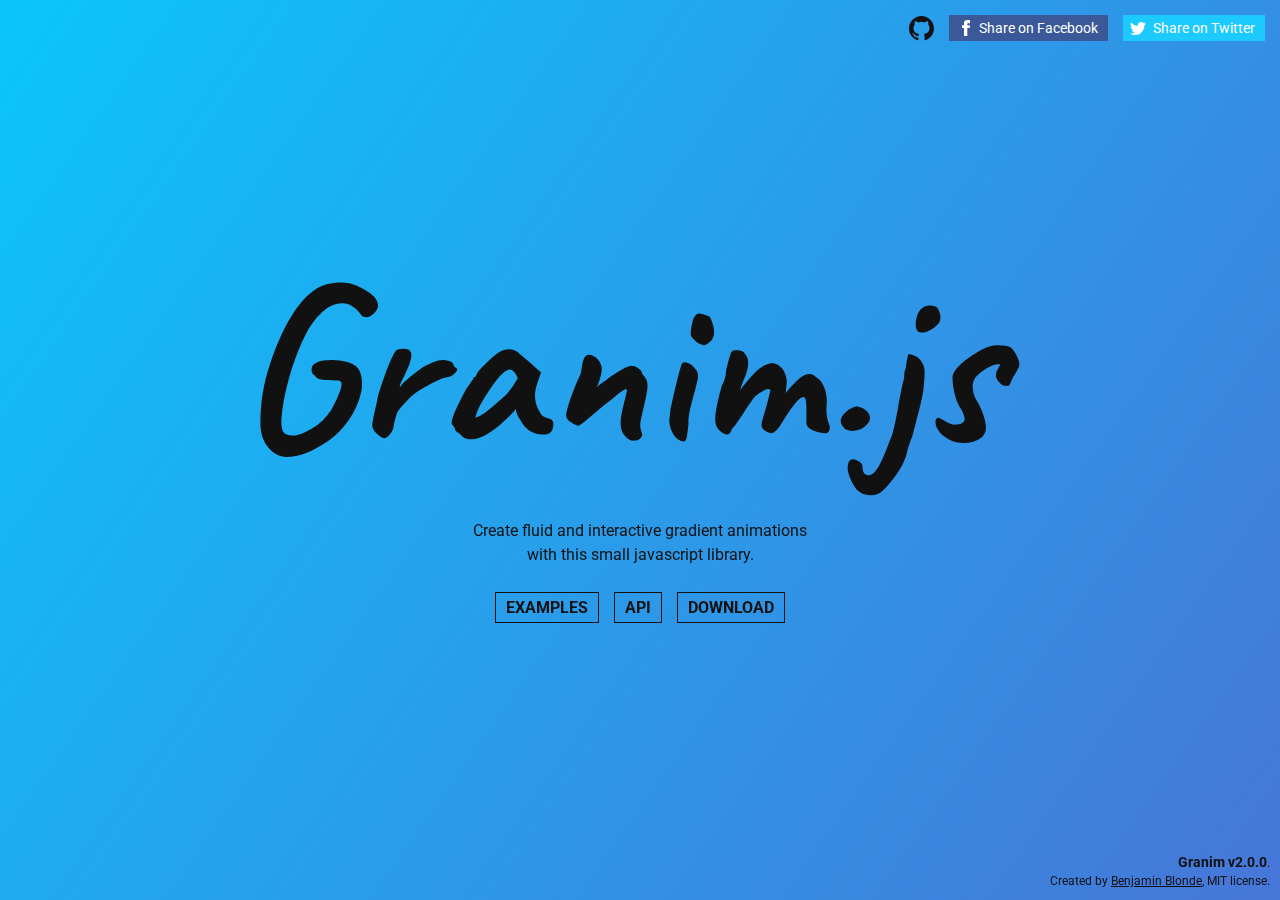
<file: project/granim.js-2.0.0/granim.js-2.0.0/docs/index.html>
<!DOCTYPE html><html lang="en"><head><title>Granim.js - Gradient Animations</title><meta name="description" content="Create fluid and interactive gradient animations with this small javascript library."><meta charset="UTF-8"><meta name="viewport" content="user-scalable=no, width=device-width, initial-scale=1, maximum-scale=1"><link type="text/css" rel="stylesheet" href="assets/css/style.css"><link type="text/css" rel="stylesheet" href="https://fonts.googleapis.com/css?family=Roboto:400,400italic,700"><link rel="icon" href="favicon.ico" type="image/x-icon"><!-- Facebook Metas--><meta property="og:url" content="http://sarcadass.github.io/granim.js"><meta property="og:type" content="website"><meta property="og:title" content="Granim.js"><meta property="og:description" content="Create fluid and interactive gradients animations with this small (&lt; 17kB) .js library"><meta property="og:image" content="http://sarcadass.github.io/granim.js/assets/img/social-image.png"><!-- Twitter Metas--><meta property="twitter:card" content="summary_large_image"><meta property="twitter:creator" content="@Sarcadass"><meta property="twitter:title" content="Granim.js"><meta property="twitter:description" content="Create fluid and interactive gradients animations with this small (&lt; 17kB) .js library"><meta property="twitter:image" content="http://sarcadass.github.io/granim.js/assets/img/social-image.png"><meta property="twitter:image:width" content="1200"><meta property="twitter:image:height" content="630"></head><body class="home"><div id="canvas-wrapper"><canvas id="granim-canvas"></canvas><div class="content-wrapper"><div class="description-wrapper"><h1 class="title" title="granim.js"><svg xmlns="http://www.w3.org/2000/svg" viewBox="0 0 396.3 113.8">
<g>
<path d="M62.977,14.366c0,1.281-0.72,2.58-2.16,3.9c-1.44,1.32-2.741,1.98-3.9,1.98c-1.161,0-1.941-0.24-2.34-0.72
c-2.96-4.32-6.281-6.48-9.96-6.48c-3.681,0-7.2,1.56-10.56,4.68c-3.36,3.12-6.24,7.041-8.64,11.76c-2.4,4.721-4.521,9.92-6.36,15.6
c-3.44,10.481-5.441,20.082-6,28.801c0,2.561,0.36,4.439,1.08,5.64c0.72,1.2,2.299,1.8,4.74,1.8c2.439,0,5.719-1.18,9.84-3.54
c4.119-2.358,7.54-5.659,10.26-9.899c3.439-6.48,5.16-10.84,5.16-13.08c0-1.279-0.6-1.92-1.8-1.92c-4.001,0-6.881-0.16-8.64-0.48
c-1.761-0.318-2.921-1.08-3.48-2.279c-1.041-0.319-1.56-1.279-1.56-2.881c0-3.279,3.6-4.92,10.8-4.92
c5.04,0.161,8.838,1.041,11.4,2.641c2.559,1.601,3.84,4.841,3.84,9.72c0,1.44-0.12,2.76-0.36,3.96
c-1.2,5.279-3.36,10.14-6.48,14.58c-3.12,4.439-6.6,8.021-10.44,10.74c-8.082,5.598-15.321,8.398-21.72,8.398
c-3.521,0-6.641-1.619-9.36-4.859c-2.721-3.24-4.08-7.5-4.08-12.779c0-10.561,1.639-20.6,4.92-30.12
c6.799-20.16,14.799-33.16,24-39c3.439-2.16,7.639-3.24,12.6-3.24c1.279,0,2.76,0.12,4.44,0.36c3.36,0.881,6.66,2.4,9.9,4.56
C61.357,9.446,62.977,11.807,62.977,14.366z"/>
    <path d="M75.815,36.566c1.759,0,2.959,0.32,3.601,0.96c1.759,1.521,0.519,6.401-3.721,14.64c-1.361,2.721-1.8,4.08-1.319,4.08
    c0.879-1.519,3.019-3.6,6.42-6.24c3.399-2.64,5.538-4.179,6.42-4.619c0.879-0.439,1.818-0.859,2.82-1.26
c0.999-0.4,1.578-0.641,1.739-0.721c1.759-0.879,3.76-1.219,6-1.02c2.239,0.2,3.601,0.899,4.08,2.1c0,0.801,0.48,1.439,1.44,1.92
l0.6,0.721c0,0.641-0.561,1.46-1.68,2.459c-1.121,1.002-2.28,1.541-3.48,1.62c-1.199,0.081-2.621,0.501-4.26,1.261
c-1.641,0.761-3.221,1.56-4.74,2.399c-1.521,0.84-2.66,1.481-3.42,1.92c-0.761,0.44-1.74,1.021-2.939,1.74
c-2.241,1.521-4.241,3.32-6,5.399c-2.16,2.16-3.401,3.561-3.721,4.201c-0.561,0.561-1.14,2.021-1.74,4.379
c-0.6,2.361-0.9,3.822-0.9,4.381c-0.321,1.28-0.92,2.501-1.8,3.66c-0.881,1.16-1.74,1.859-2.58,2.1s-1.941-0.24-3.3-1.44
c-2.48-1.839-3.581-3.819-3.3-5.94c0.279-2.118,1.099-6.06,2.46-11.819c0.24-2.16,1.5-6.42,3.78-12.78
c2.28-6.359,4.179-10.659,5.7-12.9C72.774,36.968,74.054,36.566,75.815,36.566z"/>
    <path d="M102.815,78.566c0-0.721-0.521-1.72-1.561-3c-1.199-1.2,1.279-7.439,7.44-18.721c0.479-0.479,1.099-1.319,1.86-2.52
    c0.759-1.199,1.26-1.879,1.5-2.04c0-0.318,0.119-0.618,0.359-0.899c0.24-0.279,0.52-0.42,0.84-0.42l0.96-1.92
c0.319-0.721,1.879-2.439,4.681-5.16c2.799-2.719,5.04-4.6,6.72-5.641c1.68-1.039,3.399-1.519,5.16-1.439
c1.759,0.08,3.279,0.641,4.56,1.68c0.16,0.24,0.679,0.681,1.561,1.32c1.519,1.199,4.92,4.16,10.2,8.88l-2.04,6
c-1.842,5.28-1.361,10.16,1.439,14.64c0.799,1.68,2.16,2.682,4.08,3c1.92,0.32,2.88,1.2,2.88,2.641c0,3.281-1.08,5.16-3.24,5.64
c-6.239,0.881-10.92-1.681-14.04-7.681c-1.121-1.518-1.841-3.279-2.159-5.279c-0.561,0.801-1.481,1.841-2.761,3.119
c-10.88,11.041-19.121,14.761-24.72,11.16c-0.24-0.479-0.921-1.119-2.04-1.92C103.374,79.207,102.815,78.728,102.815,78.566z
    M131.015,47.246c-2.961,0-7.842,5.721-14.641,17.16c-1.2,1.92-2.279,4.439-3.239,7.561c1.278,0.16,3.759-1.279,7.439-4.32
c0.72-0.64,1.699-1.479,2.94-2.52c1.239-1.039,2.139-1.801,2.699-2.281c0.56-0.479,1.279-1.119,2.16-1.92
c1.519-1.518,2.88-3.158,4.08-4.92l2.641-4.319C133.734,48.728,132.375,47.246,131.015,47.246z"/>
    <path d="M190.415,46.286l3-0.96c1.2,0,2.46,0.42,3.779,1.26c1.32,0.84,1.98,1.701,1.98,2.58c0,0.24,0.24,0.561,0.72,0.961
    c1.44,1.52,2.16,3.281,2.16,5.279c0,2-0.62,5.58-1.86,10.74c-1.241,5.16-1.88,8.34-1.92,9.54c-0.041,1.2,0.12,2.28,0.48,3.239
c0.36,0.961,0.54,1.662,0.54,2.101c0,0.44-0.36,1.04-1.08,1.8c-0.72,0.762-1.86,1.141-3.42,1.141c-1.561,0-3.061-0.859-4.5-2.58
c-1.44-1.72-2.16-3.88-2.16-6.48c0-2.599,0.88-7.18,2.64-13.74c0.079-0.479,0.16-0.9,0.24-1.26c0.079-0.359,0.139-0.639,0.18-0.84
c0.04-0.199,0.079-0.379,0.12-0.54c0.04-0.159,0.061-0.379,0.061-0.66c0-0.279-0.161-0.42-0.48-0.42c-0.32,0-0.821,0.2-1.5,0.601
c-0.681,0.4-1.319,0.84-1.92,1.319c-0.6,0.479-1.439,1.181-2.52,2.101s-2.021,1.66-2.82,2.22c-0.801,0.561-2.48,1.92-5.04,4.079
c-6.561,5.682-10.14,8.521-10.74,8.521c-0.6,0-1.8-0.559-3.6-1.68c-1.8-1.12-2.7-2.341-2.7-3.66s0.72-4.14,2.16-8.46
s3.159-8.56,5.16-12.721c0.24-0.479,0.52-1.959,0.84-4.439c0.64-3.84,1.8-5.76,3.479-5.76c1.681,0,3.22,0.801,4.62,2.4
c1.399,1.601,2.101,3.221,2.101,4.859c0,1.641-0.381,3.561-1.141,5.76c-0.761,2.201-1.301,3.501-1.619,3.9
c0.159-0.078,0.398-0.279,0.72-0.6c0.799-0.799,2.079-1.76,3.84-2.881c2.479-1.839,4.56-3.279,6.24-4.319L190.415,46.286z"/>
    <path d="M219.575,44.727c0.479-1.2,1.56-1.5,3.239-0.9c1.681,0.6,3.12,1.82,4.32,3.66c0.799,0.881,1.099,2.181,0.9,3.9
    c-0.201,1.721-1.101,5.399-2.7,11.039c-1.602,5.641-2.321,9.822-2.16,12.541c-0.32,3.6-0.642,6.08-0.96,7.439
c-0.32,1.361-0.801,2-1.44,1.92c-1.92,0-3.581-0.999-4.979-3c-1.4-1.998-2.262-4.479-2.58-7.439c0.318-3.04,0.559-5.199,0.72-6.48
C216.734,54.687,218.615,47.127,219.575,44.727z M228.695,18.326c0.879,0,2.719,0.561,5.52,1.68c3.6,7.521,2.8,12.36-2.4,14.52
    c-0.561,0.401-1.319,0.281-2.279-0.36c-0.801-0.078-1.86-0.76-3.181-2.039c-1.319-1.279-1.979-2.12-1.979-2.521
c-0.161-1.759,0.12-4.06,0.84-6.9C225.934,19.868,227.093,18.407,228.695,18.326z"/>
    <path d="M293.975,80.127c-1.92,0-4.062-0.46-6.42-1.381c-2.361-0.918-3.54-2.26-3.54-4.02v-7.44c0-3.198-0.281-5.04-0.84-5.521
    c-1.2-0.639-2.802,0.262-4.801,2.701c-2,2.441-4.361,5.9-7.08,10.379c-2.72,4.482-4.961,6.121-6.72,4.92
c-3.041-0.959-4.2-2.879-3.479-5.76c2.079-6.799,3.52-12.159,4.319-16.08c-0.641-1.038-1.961-0.879-3.96,0.48
c-0.239,0.161-0.62,0.401-1.14,0.721c-0.521,0.32-0.96,0.6-1.32,0.84c-0.359,0.239-0.779,0.561-1.26,0.959
c-0.881,0.882-2.9,3.741-6.06,8.58c-3.162,4.842-5.181,7.621-6.061,8.34c-0.561,1.44-1.08,2.341-1.56,2.701
c-0.48,0.359-1.161,0.341-2.04-0.061c-3.36-1.439-5.04-3.939-5.04-7.5c0-3.559,1.158-9.42,3.479-17.58
c1.359-2.479,2.04-4.8,2.04-6.96c0.24-1.519,0.721-3.579,1.44-6.181c0.72-2.598,1.239-4.02,1.56-4.26
c0.559-0.639,1.72-0.858,3.48-0.66c1.759,0.201,2.88,0.822,3.359,1.86c2.08,2.16,2.2,5.841,0.36,11.04
c-0.96,2.001-1.961,4.68-3,8.04c0.96-1.68,3.52-4.8,7.68-9.36c1.44-1.599,3.061-2.838,4.86-3.72c1.8-0.879,3.259-1.319,4.38-1.319
c1.92,0.32,3.54,1.26,4.86,2.819c1.319,1.56,2.14,3.702,2.46,6.421l-0.601,6.239c1.84-2.479,4.279-5.079,7.32-7.8
c3.36-2.56,6.12-2.719,8.28-0.48c1.999,1.121,3.499,3.081,4.5,5.881c0.999,2.801,1.339,5.721,1.02,8.76c-0.32,3.041,0,6.041,0.96,9
c0.799,1.439,0.939,2.699,0.42,3.779C295.314,79.586,294.695,80.127,293.975,80.127z"/>
    <path d="M306.213,67.766c1.519-0.959,2.68-1.458,3.479-1.5c0.799-0.039,1.96,0.262,3.48,0.9c2.719,1.68,3.919,3.54,3.6,5.58
    c-0.32,2.04-2.081,3.861-5.279,5.46c-3.12,1.122-5.761,0.882-7.921-0.72C300.373,74.447,301.252,71.207,306.213,67.766z"/>
    <path d="M308.133,93.566c0.72,0,1.7,0.359,2.939,1.08c1.241,0.719,1.86,1.479,1.86,2.279c0,2.959,0.761,4.52,2.28,4.68
    c1.839,0.641,3.639-0.439,5.399-3.24c1.279-1.602,3.88-7.559,7.8-17.879c0.799-2.719,1.759-7.219,2.881-13.5
c1.119-6.279,1.839-10.08,2.159-11.4c0.319-1.32,0.58-2.358,0.78-3.119c0.199-0.76,0.3-1.681,0.3-2.761
c0-1.079,0.279-2.179,0.84-3.3c0-0.96,0.181-2.319,0.54-4.08c0.36-1.759,0.54-2.68,0.54-2.76c0.319-0.318,1.2-0.22,2.641,0.3
c1.439,0.521,2.479,1.101,3.12,1.74c1.439,1.601,2.319,3.239,2.64,4.92c0.318,1.68,0.24,4.44-0.24,8.28
c0,2.399-0.62,6.06-1.859,10.979c-1.241,4.92-2.001,7.94-2.28,9.06c-0.281,1.122-0.54,2.061-0.78,2.82
c-0.24,0.762-0.381,1.341-0.42,1.74c-0.041,0.401-0.561,1.98-1.56,4.74c-1.002,2.76-1.581,4.699-1.74,5.82
c-0.161,1.119-0.801,2.918-1.92,5.398c-1.121,2.479-2.861,5.24-5.221,8.281c-2.36,3.039-4.101,4.998-5.22,5.879
c-1.68,1.84-3.921,2.719-6.72,2.641c-2.8-0.08-5.16-1.121-7.08-3.121c-1.759-2.398-3.019-4.82-3.78-7.26
c-0.759-2.441-0.919-4.42-0.479-5.939C305.994,94.324,306.854,93.566,308.133,93.566z M340.533,22.286
    c0.799-5.04,3.04-7.719,6.721-8.04c1.839-0.159,3.279,0.201,4.319,1.08c1.92,3.201,2.16,5.88,0.721,8.04
c-1.921,2.16-3.981,3.6-6.181,4.32c-2.201,0.72-3.78,0.6-4.74-0.36C340.492,26.288,340.212,24.607,340.533,22.286z"/>
    <path d="M389.552,35.846c1,0.801,1.98,2.201,2.94,4.201s1.439,3.479,1.439,4.439c0,1.041-0.96,3.041-2.88,6
    c-1.04,2.081-1.58,3.221-1.62,3.42c-0.041,0.201-0.119,0.42-0.239,0.66s-0.201,0.381-0.24,0.42c-0.041,0.041-0.12,0.141-0.24,0.3
c-0.12,0.161-0.221,0.24-0.3,0.24c-0.081,0-0.18,0.041-0.3,0.12c-0.12,0.08-0.24,0.08-0.36,0c-0.12-0.079-0.581-0.1-1.38-0.061
c-0.801,0.041-1.761-0.539-2.88-1.74c-1.121-1.199-1.68-2.399-1.68-3.6c0-1.199,0.359-2.358,1.079-3.48
c0.721-1.119,1.08-1.779,1.08-1.979c0-0.198-0.359-0.3-1.08-0.3c-1.92,0-4.58,1.16-7.979,3.48c-3.401,2.32-5.1,4.9-5.1,7.739
c0,2.841,0.72,5.421,2.159,7.74c0.64,0.642,1.579,2.54,2.82,5.7c1.239,3.161,1.86,5.9,1.86,8.22c0,2.321-1.062,4.2-3.181,5.64
c-2.12,1.44-5.04,2.16-8.76,2.16s-7.001-1.199-9.84-3.6c-2.841-2.4-4.26-4.879-4.26-7.439c0-1.359,0.559-2.041,1.68-2.041
c0.318,0.081,1.44,0.701,3.36,1.86c1.92,1.161,3.52,1.74,4.8,1.74c3.198,0,4.959-0.88,5.28-2.64c0-1.12-0.561-2.8-1.681-5.041
c-2.801-4.158-4.361-9.678-4.68-16.56c0-2.8,2.76-6.198,8.28-10.2c5.52-3.999,10.119-6.199,13.8-6.6
C385.851,34.646,388.551,35.047,389.552,35.846z"/>
</g>
</svg>
<span class="name">Granim.js</span></h1><p class="description">Create fluid and interactive gradient animations<br>
with this small javascript library.</p></div><nav><a class="link" id="dark-state" href="examples.html">Examples</a><a class="link" id="light-state" href="api-v2.0.0.html">API</a><a class="link" id="green-state" href="https://github.com/sarcadass/granim.js/releases" target="_blank" rel="external">Download</a></nav></div></div><div id="social-wrapper"><a class="github" href="https://github.com/sarcadass/granim.js" target="_blank" title="Github" rel="external"><svg xmlns="http://www.w3.org/2000/svg" viewBox="0 0 25 25">
    <g>
        <path fill-rule="evenodd" clip-rule="evenodd" fill="#221E1B" d="M12.476,0C5.587,0,0,5.586,0,12.476
		c0,5.512,3.575,10.189,8.533,11.842c0.623,0.113,0.853-0.271,0.853-0.604c0-0.296-0.011-1.279-0.017-2.32
		c-3.471,0.754-4.203-1.473-4.203-1.473c-0.568-1.444-1.386-1.827-1.386-1.827c-1.132-0.772,0.085-0.758,0.085-0.758
		c1.253,0.088,1.913,1.286,1.913,1.286c1.113,1.908,2.919,1.356,3.631,1.039c0.112-0.81,0.435-1.358,0.791-1.67
		c-2.771-0.315-5.684-1.385-5.684-6.167c0-1.362,0.487-2.475,1.286-3.349c-0.13-0.314-0.558-1.582,0.121-3.301
		c0,0,1.047-0.336,3.432,1.278c0.995-0.276,2.062-0.415,3.122-0.419c1.061,0.004,2.129,0.143,3.125,0.419
		c2.384-1.614,3.43-1.278,3.43-1.278c0.68,1.719,0.25,2.987,0.122,3.301c0.801,0.874,1.283,1.986,1.283,3.349
		c0,4.792-2.918,5.847-5.696,6.157c0.447,0.385,0.847,1.146,0.847,2.309c0,1.671-0.015,3.015-0.015,3.424
		c0,0.333,0.224,0.723,0.855,0.602c4.957-1.652,8.526-6.329,8.526-11.84C24.953,5.586,19.365,0,12.476,0z"/>
        <path fill="#221E1B" d="M4.726,17.914c-0.028,0.062-0.124,0.081-0.213,0.037c-0.091-0.04-0.142-0.124-0.113-0.188
		c0.028-0.063,0.125-0.082,0.214-0.038C4.705,17.766,4.757,17.852,4.726,17.914L4.726,17.914z M4.572,17.8"/>
        <path fill="#221E1B" d="M5.231,18.477c-0.059,0.057-0.176,0.031-0.255-0.058c-0.081-0.086-0.096-0.202-0.036-0.256
		c0.061-0.058,0.173-0.033,0.256,0.055C5.277,18.306,5.293,18.421,5.231,18.477L5.231,18.477z M5.112,18.351"/>
        <path fill="#221E1B" d="M5.723,19.195c-0.076,0.055-0.201,0.003-0.278-0.105c-0.077-0.112-0.077-0.245,0.001-0.298
		c0.078-0.055,0.201-0.006,0.279,0.103C5.801,19.009,5.801,19.142,5.723,19.195L5.723,19.195z M5.723,19.195"/>
        <path fill="#221E1B" d="M6.397,19.892c-0.069,0.074-0.214,0.055-0.321-0.049c-0.108-0.102-0.14-0.245-0.072-0.319
		c0.07-0.076,0.216-0.054,0.324,0.048C6.437,19.673,6.469,19.815,6.397,19.892L6.397,19.892z M6.397,19.892"/>
        <path fill="#221E1B" d="M7.328,20.294c-0.031,0.097-0.171,0.141-0.313,0.101c-0.141-0.043-0.233-0.158-0.205-0.256
		c0.029-0.099,0.171-0.146,0.313-0.101C7.263,20.08,7.355,20.194,7.328,20.294L7.328,20.294z M7.328,20.294"/>
        <path fill="#221E1B" d="M8.347,20.368c0.004,0.102-0.116,0.188-0.264,0.189c-0.149,0.005-0.271-0.079-0.272-0.181
		c0-0.104,0.117-0.188,0.267-0.19C8.226,20.185,8.347,20.266,8.347,20.368L8.347,20.368z M8.347,20.368"/>
        <path fill="#221E1B" d="M9.297,20.206c0.018,0.1-0.084,0.203-0.232,0.231c-0.145,0.025-0.279-0.036-0.297-0.135
		C8.749,20.2,8.856,20.097,8.999,20.07C9.147,20.044,9.279,20.104,9.297,20.206L9.297,20.206z M9.297,20.206"/>
    </g>
</svg>
</a><a class="cta-social cta-facebook" href="http://www.facebook.com/sharer.php?u=http://sarcadass.github.io/granim.js" target="_blank" rel="external"><svg version="1.1" xmlns="http://www.w3.org/2000/svg" x="0px" y="0px" width="16px" height="16px" viewBox="0 0 16 16" enable-background="new 0 0 16 16" xml:space="preserve">
<path d="M8,5.333H6V8h2v8h3.334V8h2.428L14,5.333h-2.666V4.222c0-0.637,0.127-0.889,0.742-0.889H14V0h-2.539
	C9.064,0,8,1.055,8,3.077V5.333z"/>
</svg>
Share on Facebook</a><a class="cta-social cta-twitter" href="https://twitter.com/share?text=Create%20fluid%20and%20interactive%20gradients%20animations%20with%20this%20small%20%28&lt;%2010kB%29%20.js%20library&amp;via=Sarcadass&amp;url=http%3A%2F%2Fsarcadass.github.io%2Fgranim.js" target="_blank" rel="external"><svg version="1.1" xmlns="http://www.w3.org/2000/svg"x="0px" y="0px" width="16px" height="16px" viewBox="0 0 16 16" enable-background="new 0 0 16 16" xml:space="preserve">
<path d="M16,3.538c-0.588,0.261-1.221,0.437-1.885,0.516c0.677-0.406,1.198-1.049,1.442-1.816c-0.634,0.376-1.337,0.65-2.084,0.797
	c-0.599-0.638-1.452-1.037-2.396-1.037c-2.119,0-3.676,1.977-3.198,4.03c-2.727-0.137-5.146-1.444-6.765-3.43
	c-0.86,1.475-0.446,3.405,1.016,4.383C1.592,6.964,1.085,6.817,0.644,6.571C0.607,8.092,1.698,9.514,3.276,9.83
	C2.814,9.956,2.308,9.985,1.793,9.887C2.21,11.19,3.422,12.14,4.86,12.166c-1.38,1.082-3.119,1.565-4.86,1.36
	C1.453,14.458,3.179,15,5.032,15c6.094,0,9.539-5.146,9.33-9.763C15.003,4.774,15.561,4.195,16,3.538z"/>
</svg>
Share on Twitter</a></div><footer id="home-footer"><strong>Granim v<span class="version-number">2.0.0</span></strong>.<br> Created by <a href="https://twitter.com/Sarcadass" target="_blank">Benjamin Blonde</a>,
MIT license.</footer><script src="assets/js/vendor/jquery-3.1.0.min.js"></script><script src="assets/js/vendor/granim.min.js"></script><script type="text/javascript">var pageId = 'homepage';</script><script src="assets/js/script.js"></script><script type="text/javascript">(function(i, s, o, g, r, a, m) {
  i['GoogleAnalyticsObject'] = r;
  i[r] = i[r] || function() {
    (i[r].q = i[r].q || []).push(arguments)
  }, i[r].l = 1 * new Date();
  a = s.createElement(o),
  m = s.getElementsByTagName(o)[0];
  a.async = 1;
  a.src = g;
  m.parentNode.insertBefore(a, m)
})(window, document, 'script', 'https://www.google-analytics.com/analytics.js', 'ga');
ga('create', 'UA-83387901-1', 'auto');
ga('send', 'pageview');</script></body></html>
</file>
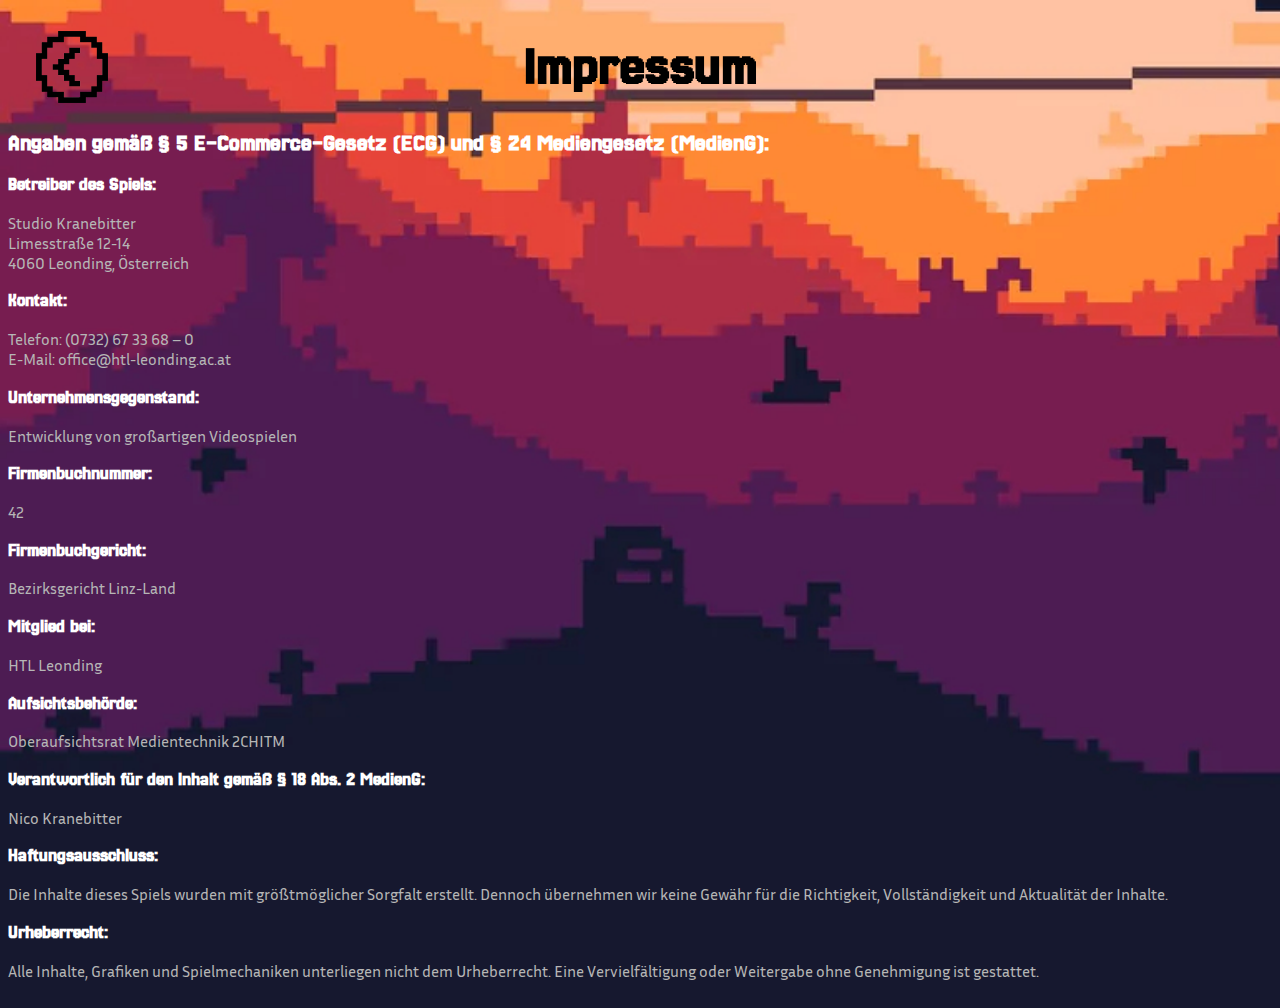
<file: project/html/impressum.html>
<!DOCTYPE html>
<html lang="en">

<head>
  <meta charset="UTF-8">
  <meta name="viewport" content="width=device-width, initial-scale=1.0">
  <title>Document</title>
  <link rel="stylesheet" href="../css/impressum.css">
</head>

<body>
  <a href="./index.html"><img src="../Images/back.png" alt="return"></a>
  <h1>Impressum</h1>
  <div id="impressum">

    <h2>Angaben gemäß § 5 E-Commerce-Gesetz (ECG) und § 24 Mediengesetz (MedienG):</h2>

    <h3>Betreiber des Spiels: </h3>
    <p>
      Studio Kranebitter <br>
      Limesstraße 12-14<br>
      4060 Leonding, Österreich<br>
    </p>

    <h3>Kontakt:</h3>
    <p>
      Telefon: (0732) 67 33 68 – 0 <br>
      E-Mail: office@htl-leonding.ac.at <br>
    </p>

    <h3> Unternehmensgegenstand: </h3>
    <p>
      Entwicklung von großartigen Videospielen <br>
    </p>
    <h3>Firmenbuchnummer:</h3>
    <p>
      42 </p>

    <h3> Firmenbuchgericht: </h3>
    <p>Bezirksgericht Linz-Land </p>

    <h3>Mitglied bei: </h3>
    <p>HTL Leonding</p>

    <h3> Aufsichtsbehörde: </h3>
    <p>Oberaufsichtsrat Medientechnik 2CHITM</p>

    <h3>Verantwortlich für den Inhalt gemäß § 18 Abs. 2 MedienG:</h3>
    <p> Nico Kranebitter</p>
    <h3>Haftungsausschluss: </h3>

    <p>Die Inhalte dieses Spiels wurden mit größtmöglicher Sorgfalt erstellt. Dennoch übernehmen wir keine Gewähr für
      die Richtigkeit, Vollständigkeit und Aktualität der Inhalte. </p>
    <h3>Urheberrecht: </h3>

    <p> Alle Inhalte, Grafiken und Spielmechaniken unterliegen nicht dem Urheberrecht. Eine Vervielfältigung oder
      Weitergabe ohne Genehmigung ist gestattet. </p>
  </div>

</html>
</file>
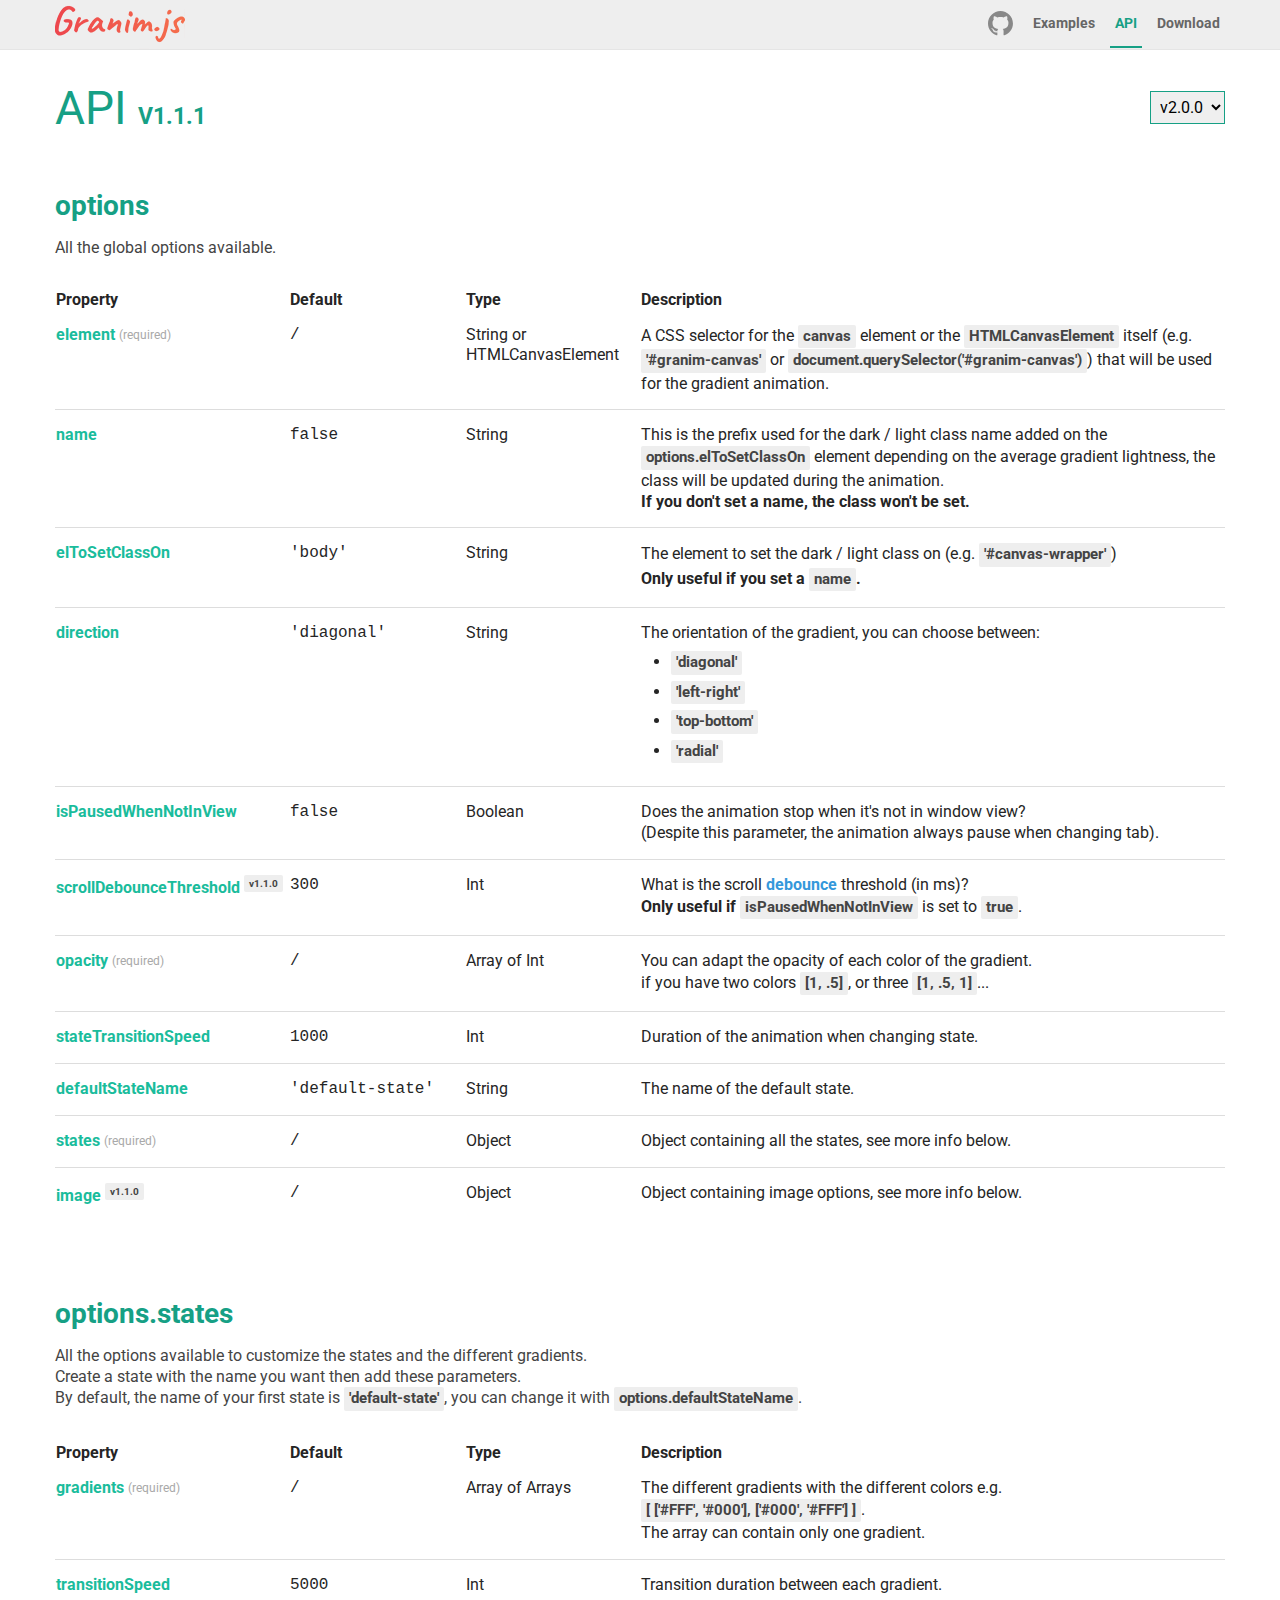
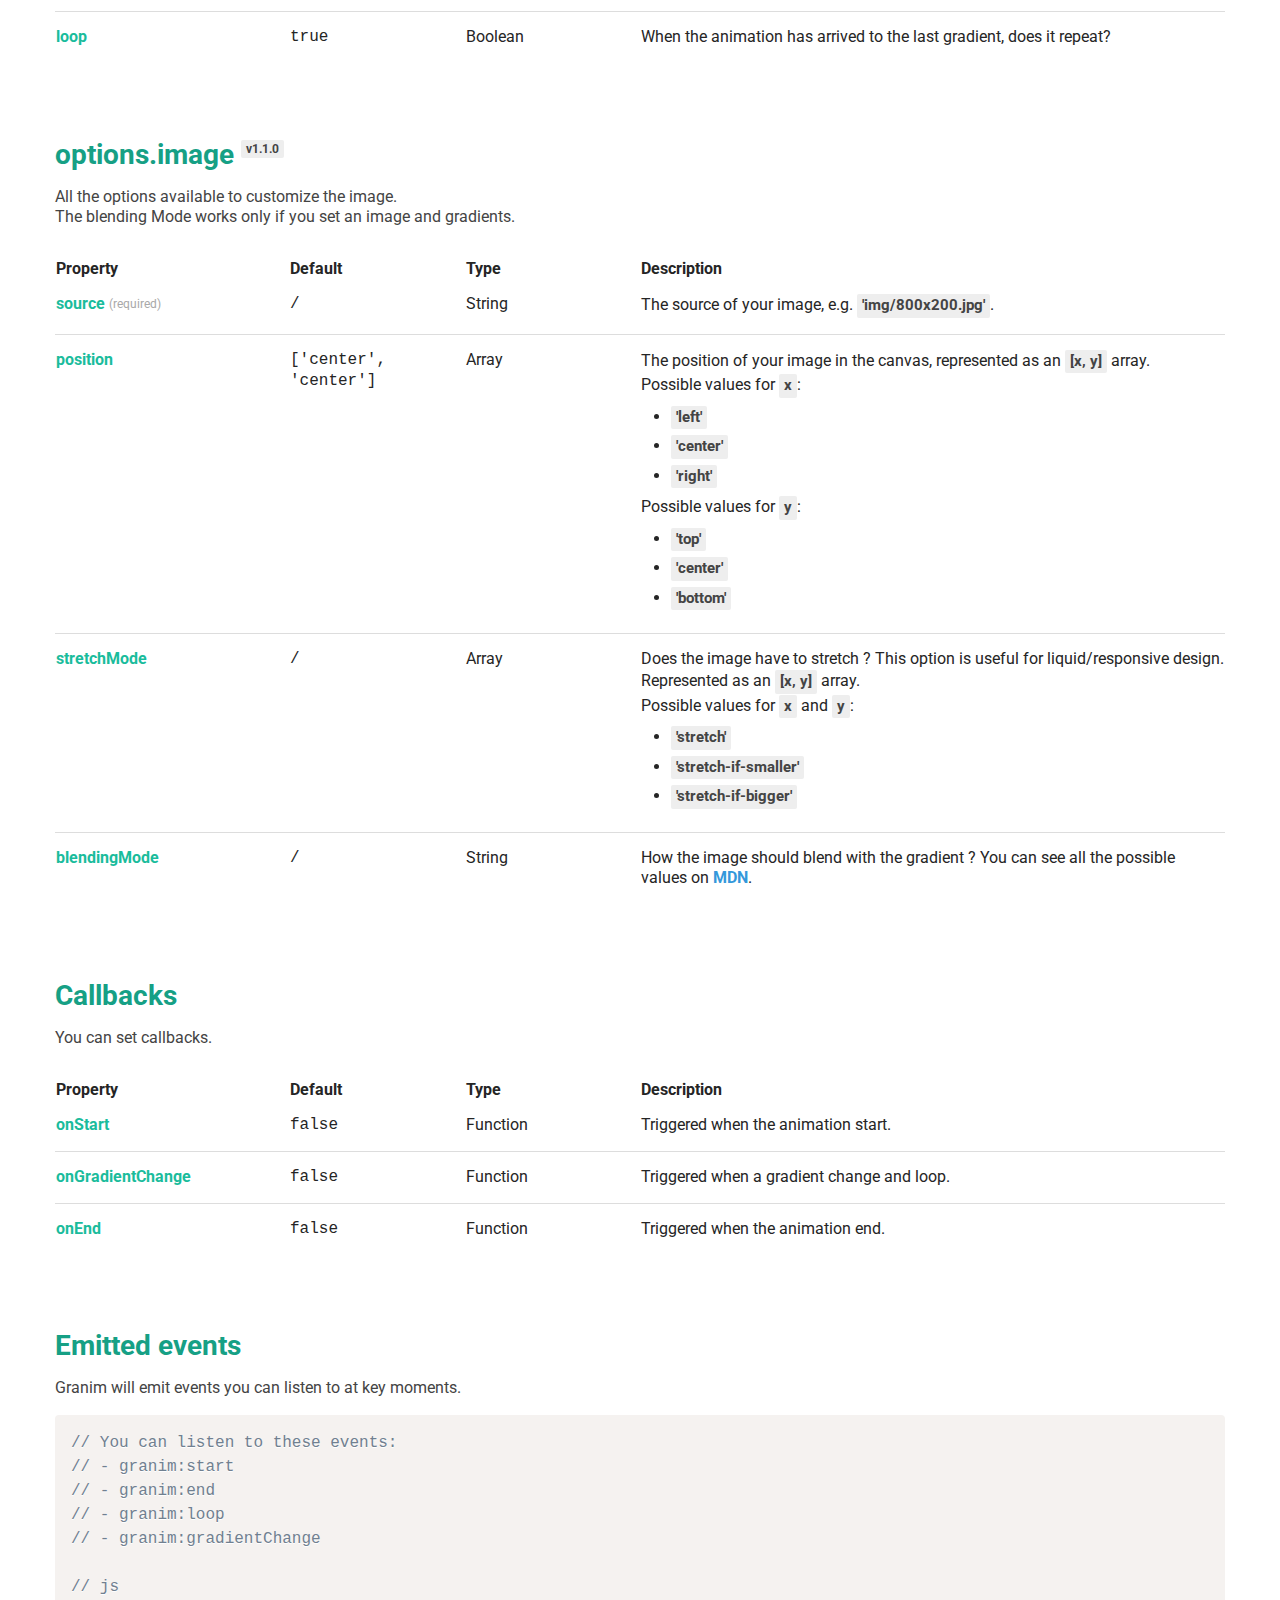
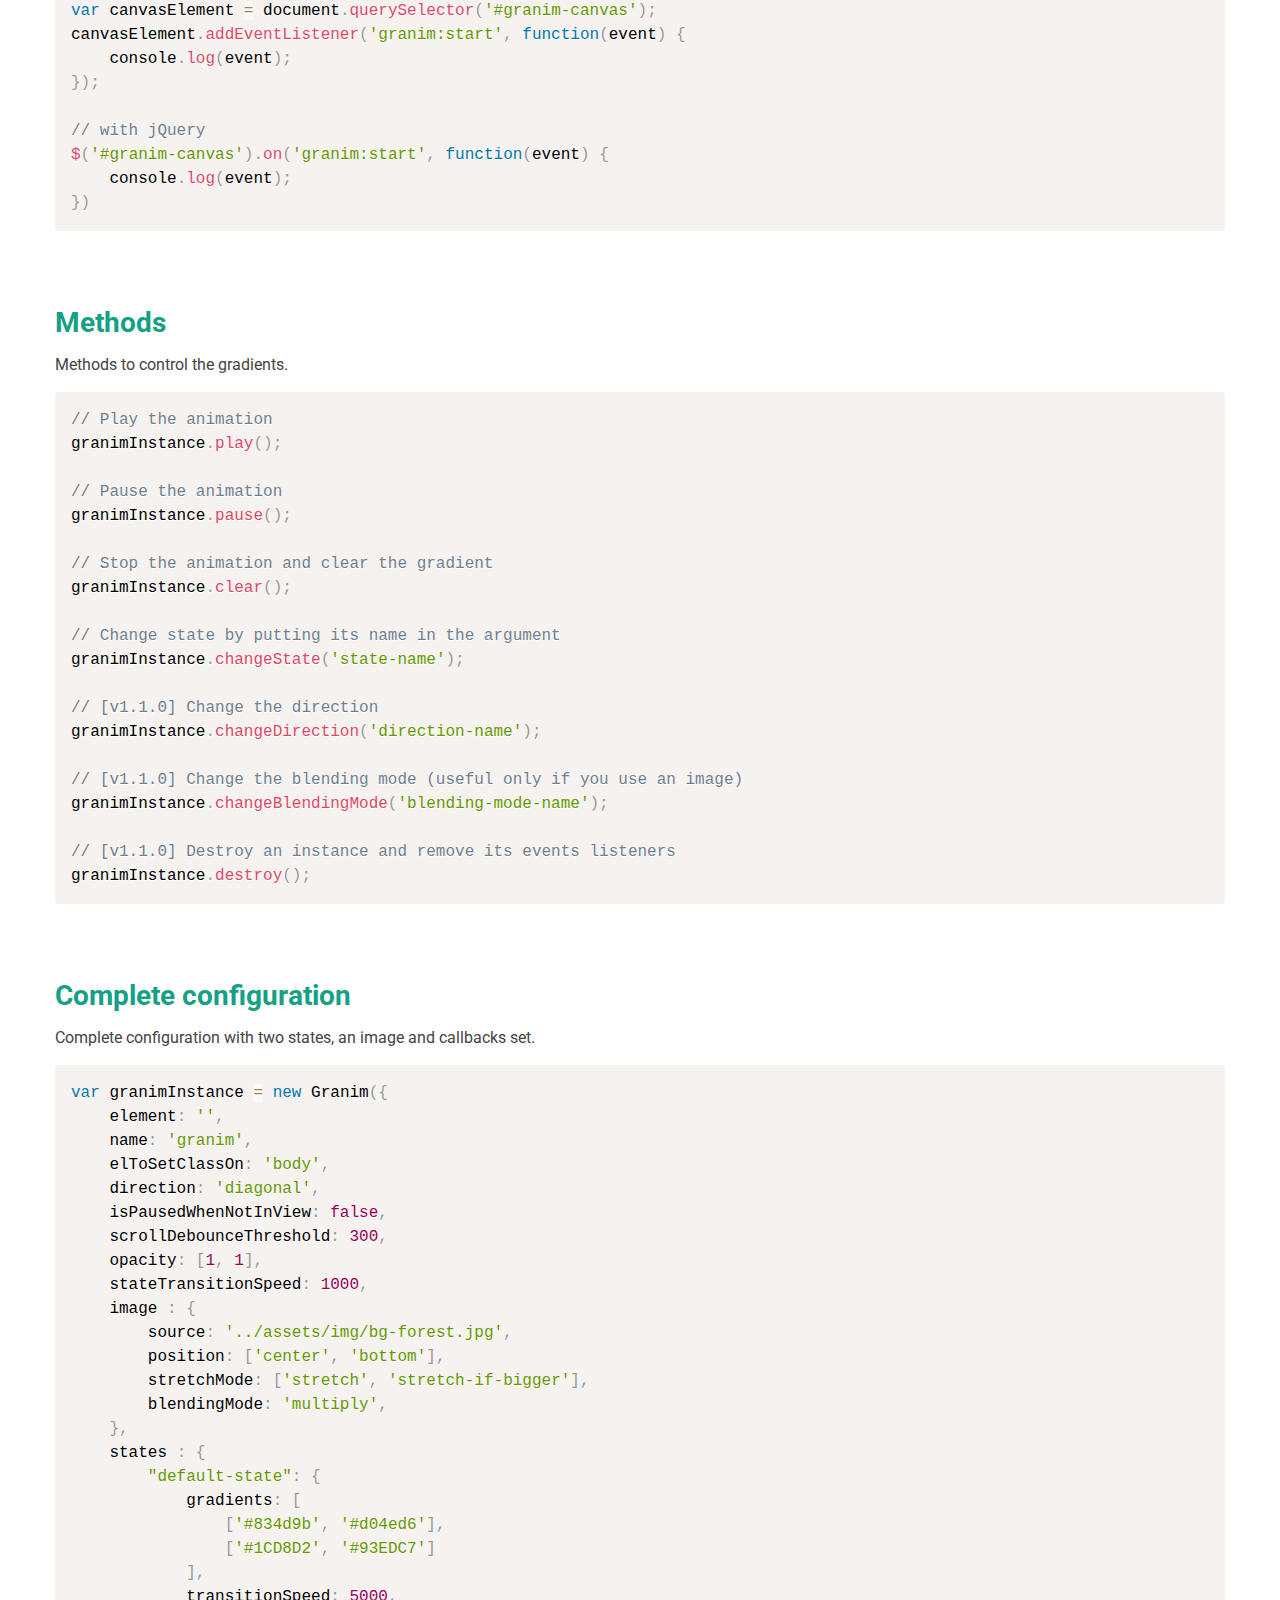
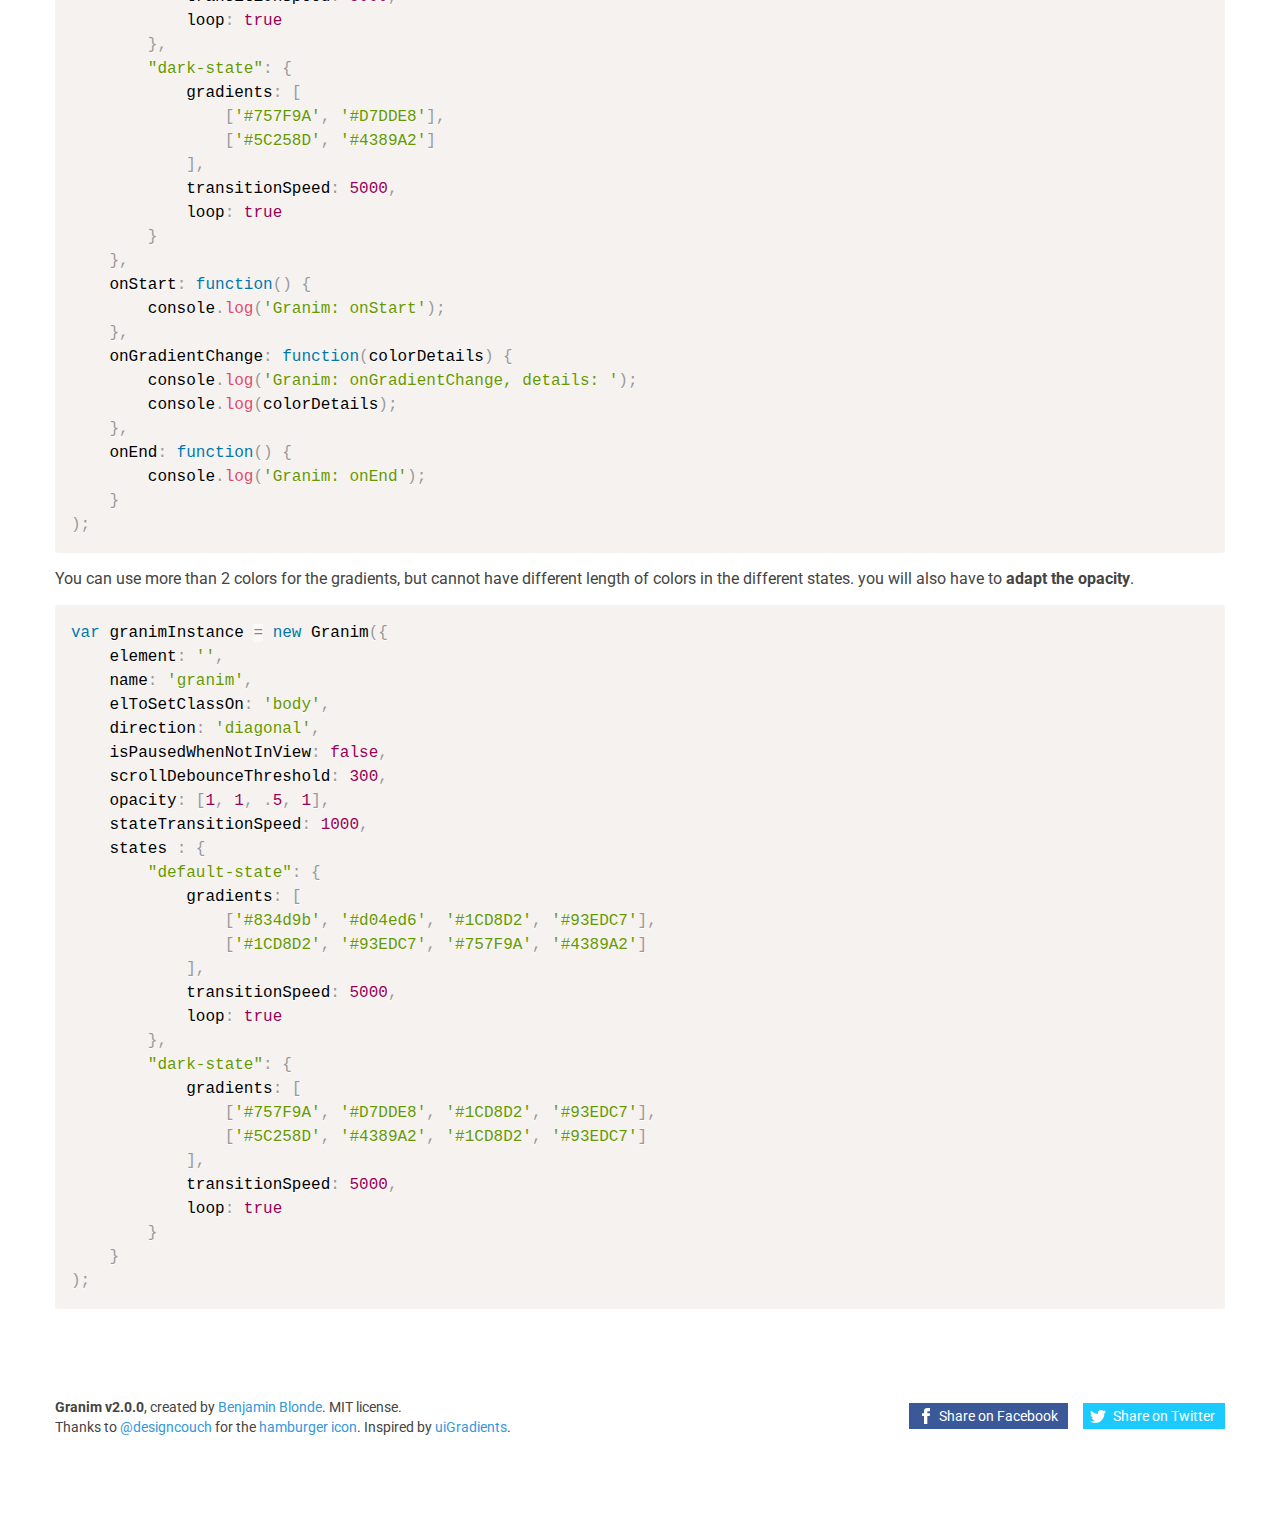
<file: project/granim.js-2.0.0/granim.js-2.0.0/docs/api-v1.1.1.html>
<!DOCTYPE html><html lang="en"><head><title>API V1.1.1 | Granim.js</title><meta name="description" content="API for granim.js. Gradients animations in javascript."><meta charset="UTF-8"><meta name="viewport" content="user-scalable=no, width=device-width, initial-scale=1, maximum-scale=1"><link type="text/css" rel="stylesheet" href="assets/css/style.css"><link type="text/css" rel="stylesheet" href="https://fonts.googleapis.com/css?family=Roboto:400,400italic,700"><link rel="icon" href="favicon.ico" type="image/x-icon"><!-- Facebook Metas--><meta property="og:url" content="http://sarcadass.github.io/granim.js"><meta property="og:type" content="website"><meta property="og:title" content="Granim.js"><meta property="og:description" content="Create fluid and interactive gradients animations with this small (&lt; 17kB) .js library"><meta property="og:image" content="http://sarcadass.github.io/granim.js/assets/img/social-image.png"><!-- Twitter Metas--><meta property="twitter:card" content="summary_large_image"><meta property="twitter:creator" content="@Sarcadass"><meta property="twitter:title" content="Granim.js"><meta property="twitter:description" content="Create fluid and interactive gradients animations with this small (&lt; 17kB) .js library"><meta property="twitter:image" content="http://sarcadass.github.io/granim.js/assets/img/social-image.png"><meta property="twitter:image:width" content="1200"><meta property="twitter:image:height" content="630"><link type="text/css" rel="stylesheet" href="assets/css/prism.css"></head><body class="api"><header class="main-header"><div class="container clearfix"><div class="bloc-logo"><canvas id="logo-canvas"></canvas><a class="logo-mask" href="index.html">Granim.js</a></div><div class="main-nav"><div class="hamburger-icon"><span></span><span></span><span></span><span></span><span></span><span></span></div><nav><ul class="clearfix"><li><a class="text-link" href="https://github.com/sarcadass/granim.js/releases" target="_blank" rel="external">Download</a></li><li><a class="text-link" id="nav-api" href="api-v2.0.0.html">API</a></li><li><a class="text-link" id="nav-examples" href="examples.html">Examples</a></li><li><a class="github" href="https://github.com/sarcadass/granim.js" target="_blank" title="Github" rel="external"><svg xmlns="http://www.w3.org/2000/svg" viewBox="0 0 25 25">
    <g>
        <path fill-rule="evenodd" clip-rule="evenodd" fill="#221E1B" d="M12.476,0C5.587,0,0,5.586,0,12.476
		c0,5.512,3.575,10.189,8.533,11.842c0.623,0.113,0.853-0.271,0.853-0.604c0-0.296-0.011-1.279-0.017-2.32
		c-3.471,0.754-4.203-1.473-4.203-1.473c-0.568-1.444-1.386-1.827-1.386-1.827c-1.132-0.772,0.085-0.758,0.085-0.758
		c1.253,0.088,1.913,1.286,1.913,1.286c1.113,1.908,2.919,1.356,3.631,1.039c0.112-0.81,0.435-1.358,0.791-1.67
		c-2.771-0.315-5.684-1.385-5.684-6.167c0-1.362,0.487-2.475,1.286-3.349c-0.13-0.314-0.558-1.582,0.121-3.301
		c0,0,1.047-0.336,3.432,1.278c0.995-0.276,2.062-0.415,3.122-0.419c1.061,0.004,2.129,0.143,3.125,0.419
		c2.384-1.614,3.43-1.278,3.43-1.278c0.68,1.719,0.25,2.987,0.122,3.301c0.801,0.874,1.283,1.986,1.283,3.349
		c0,4.792-2.918,5.847-5.696,6.157c0.447,0.385,0.847,1.146,0.847,2.309c0,1.671-0.015,3.015-0.015,3.424
		c0,0.333,0.224,0.723,0.855,0.602c4.957-1.652,8.526-6.329,8.526-11.84C24.953,5.586,19.365,0,12.476,0z"/>
        <path fill="#221E1B" d="M4.726,17.914c-0.028,0.062-0.124,0.081-0.213,0.037c-0.091-0.04-0.142-0.124-0.113-0.188
		c0.028-0.063,0.125-0.082,0.214-0.038C4.705,17.766,4.757,17.852,4.726,17.914L4.726,17.914z M4.572,17.8"/>
        <path fill="#221E1B" d="M5.231,18.477c-0.059,0.057-0.176,0.031-0.255-0.058c-0.081-0.086-0.096-0.202-0.036-0.256
		c0.061-0.058,0.173-0.033,0.256,0.055C5.277,18.306,5.293,18.421,5.231,18.477L5.231,18.477z M5.112,18.351"/>
        <path fill="#221E1B" d="M5.723,19.195c-0.076,0.055-0.201,0.003-0.278-0.105c-0.077-0.112-0.077-0.245,0.001-0.298
		c0.078-0.055,0.201-0.006,0.279,0.103C5.801,19.009,5.801,19.142,5.723,19.195L5.723,19.195z M5.723,19.195"/>
        <path fill="#221E1B" d="M6.397,19.892c-0.069,0.074-0.214,0.055-0.321-0.049c-0.108-0.102-0.14-0.245-0.072-0.319
		c0.07-0.076,0.216-0.054,0.324,0.048C6.437,19.673,6.469,19.815,6.397,19.892L6.397,19.892z M6.397,19.892"/>
        <path fill="#221E1B" d="M7.328,20.294c-0.031,0.097-0.171,0.141-0.313,0.101c-0.141-0.043-0.233-0.158-0.205-0.256
		c0.029-0.099,0.171-0.146,0.313-0.101C7.263,20.08,7.355,20.194,7.328,20.294L7.328,20.294z M7.328,20.294"/>
        <path fill="#221E1B" d="M8.347,20.368c0.004,0.102-0.116,0.188-0.264,0.189c-0.149,0.005-0.271-0.079-0.272-0.181
		c0-0.104,0.117-0.188,0.267-0.19C8.226,20.185,8.347,20.266,8.347,20.368L8.347,20.368z M8.347,20.368"/>
        <path fill="#221E1B" d="M9.297,20.206c0.018,0.1-0.084,0.203-0.232,0.231c-0.145,0.025-0.279-0.036-0.297-0.135
		C8.749,20.2,8.856,20.097,8.999,20.07C9.147,20.044,9.279,20.104,9.297,20.206L9.297,20.206z M9.297,20.206"/>
    </g>
</svg>
</a></li></ul></nav></div></div></header><div class="main-content"><div class="container bloc"><div class="title-bloc"><h1>API <span class="api-version">V1.1.1</span></h1><select id="version-select"><option value="/api-v2.0.0.html">v2.0.0</option><option value="/api-v1.1.1.html">v1.1.1</option></select></div><h2>options</h2><p>All the global options available.</p><table class="api-list"><thead><tr><th>Property</th><th>Default</th><th>Type</th><th>Description</th></tr></thead><tbody><tr><td>element <span class="required">(required)</span></td><td>/</td><td>String or HTMLCanvasElement</td><td>A CSS selector for the <span class="snippet">canvas</span> element or the <span class="snippet">HTMLCanvasElement</span> itself (e.g. <span class="snippet">'#granim-canvas'</span> or <span class="snippet">document.querySelector('#granim-canvas')</span>) that will be used for the gradient animation.</td></tr><tr><td>name</td><td>false</td><td>String</td><td>This is the prefix used for the dark / light class name added
on the <span class="snippet">options.elToSetClassOn</span> element depending on the average gradient lightness,
the class will be updated during the animation.<br><strong>If you don't set a name, the class won't be set.</strong></td></tr><tr><td>elToSetClassOn</td><td>'body'</td><td>String</td><td>The element to set the dark / light class on (e.g. <span class="snippet">'#canvas-wrapper'</span>)<br><strong>Only useful if you set a <span class="snippet">name</span>.</strong></td></tr><tr><td>direction</td><td>'diagonal'</td><td>String</td><td>The orientation of the gradient, you can choose between:<ul><li><span class="snippet">'diagonal'</span></li><li><span class="snippet">'left-right'</span></li><li><span class="snippet">'top-bottom'</span></li><li><span class="snippet">'radial'</span></li></ul></td></tr><tr><td>isPausedWhenNotInView</td><td>false</td><td>Boolean</td><td>Does the animation stop when it's not in window view?<br>
(Despite this parameter, the animation always pause
when changing tab).</td></tr><tr><td>scrollDebounceThreshold <span class="version">v1.1.0</span></td><td>300</td><td>Int</td><td>What is the scroll <a class="link" href="https://css-tricks.com/debouncing-throttling-explained-examples/" target="_blank">debounce</a> threshold (in ms)?<br><strong>Only useful if </strong><span class="snippet">isPausedWhenNotInView</span> is set to <span class="snippet">true</span>.</td></tr><tr><td>opacity <span class="required">(required)</span></td><td>/</td><td>Array of Int</td><td>You can adapt the opacity of each color of the gradient.<br>
if you have two colors <span class="snippet">[1, .5]</span>,
or three <span class="snippet">[1, .5, 1]</span>...</td></tr><tr><td>stateTransitionSpeed</td><td>1000</td><td>Int</td><td>Duration of the animation when changing state.</td></tr><tr><td>defaultStateName</td><td>'default-state'</td><td>String</td><td>The name of the default state.</td></tr><tr><td>states <span class="required">(required)</span></td><td>/</td><td>Object</td><td>Object containing all the states, see more info below.</td></tr><tr><td>image <span class="version">v1.1.0</span></td><td>/</td><td>Object</td><td>Object containing image options, see more info below.</td></tr></tbody></table></div><div class="container bloc"><h2>options.states</h2><p>All the options available to customize the states and the different gradients.<br>
Create a state with the name you want then add these parameters.<br>
By default, the name of your first state is <span class="snippet">'default-state'</span>, you can change it with <span class="snippet">options.defaultStateName</span>.</p><table class="api-list"><thead><tr><th>Property</th><th>Default</th><th>Type</th><th>Description</th></tr></thead><tbody><tr><td>gradients <span class="required">(required)</span></td><td>/</td><td>Array of Arrays</td><td>The different gradients with the different colors
e.g. <span class="snippet">[ ['#FFF', '#000'],
['#000', '#FFF'] ]</span>.<br>
The array can contain only one gradient.</td></tr><tr><td>transitionSpeed</td><td>5000</td><td>Int</td><td>Transition duration between each gradient.</td></tr><tr><td>loop</td><td>true</td><td>Boolean</td><td>When the animation has arrived to the last gradient, does it repeat?</td></tr></tbody></table></div><div class="container bloc" id="options-image"><h2>options.image <span class="version">v1.1.0</span></h2><p>All the options available to customize the image.<br>
The blending Mode works only if you set an image and gradients.</p><table class="api-list"><thead><tr><th>Property</th><th>Default</th><th>Type</th><th>Description</th></tr></thead><tbody><tr><td>source <span class="required">(required)</span></td><td>/</td><td>String</td><td>The source of your image,
e.g. <span class="snippet">'img/800x200.jpg'</span>.</td></tr><tr><td>position</td><td>['center', 'center']</td><td>Array</td><td>The position of your image in the canvas, represented as an <span class="snippet">[x, y]</span> array.<br>
Possible values for <span class="snippet">x</span>:<ul><li><span class="snippet">'left'</span></li><li><span class="snippet">'center'</span></li><li><span class="snippet">'right'</span></li></ul>Possible values for <span class="snippet">y</span>:<ul><li><span class="snippet">'top'</span></li><li><span class="snippet">'center'</span></li><li><span class="snippet">'bottom'</span></li></ul></td></tr><tr><td>stretchMode</td><td>/</td><td>Array</td><td>Does the image have to stretch ? This option is useful for liquid/responsive design.
Represented as an <span class="snippet">[x, y]</span> array.<br>
Possible values for <span class="snippet">x</span> and <span class="snippet">y</span>:<ul><li><span class="snippet">'stretch'</span></li><li><span class="snippet">'stretch-if-smaller'</span></li><li><span class="snippet">'stretch-if-bigger'</span></li></ul></td></tr><tr><td>blendingMode</td><td>/</td><td>String</td><td>How the image should blend with the gradient ?
You can see all the possible values on&nbsp;<a class="link" href="https://developer.mozilla.org/fr/docs/Web/API/CanvasRenderingContext2D/globalCompositeOperation" target="_blank">MDN</a>.</td></tr></tbody></table></div><div class="container bloc"><h2>Callbacks</h2><p>You can set callbacks.</p><table class="api-list"><thead><tr><th>Property</th><th>Default</th><th>Type</th><th>Description</th></tr></thead><tbody><tr><td>onStart</td><td>false</td><td>Function</td><td>Triggered when the animation start.</td></tr><tr><td>onGradientChange</td><td>false</td><td>Function</td><td>Triggered when a gradient change and loop.</td></tr><tr><td>onEnd</td><td>false</td><td>Function</td><td>Triggered when the animation end.</td></tr></tbody></table></div><div class="container bloc"><h2>Emitted events</h2><p>Granim will emit events you can listen to at key moments.</p><pre><code class="language-js">// You can listen to these events:
// - granim:start
// - granim:end
// - granim:loop
// - granim:gradientChange
<br>
// js
var canvasElement = document.querySelector('#granim-canvas');
canvasElement.addEventListener('granim:start', function(event) {
    console.log(event);
});
<br>
// with jQuery
$('#granim-canvas').on('granim:start', function(event) {
    console.log(event);
})</code></pre></div><div class="container bloc"><h2>Methods</h2><p>Methods to control the gradients.</p><pre><code class="language-js">// Play the animation
granimInstance.play();
<br>
// Pause the animation
granimInstance.pause();
<br>
// Stop the animation and clear the gradient
granimInstance.clear();
<br>
// Change state by putting its name in the argument
granimInstance.changeState('state-name');
<br>
// [v1.1.0] Change the direction
granimInstance.changeDirection('direction-name');
<br>
// [v1.1.0] Change the blending mode (useful only if you use an image)
granimInstance.changeBlendingMode('blending-mode-name');
<br>
// [v1.1.0] Destroy an instance and remove its events listeners
granimInstance.destroy();</code></pre></div><div class="container bloc"><h2>Complete configuration</h2><p>Complete configuration with two states, an image and callbacks set.</p><pre><code class="language-js">var granimInstance = new Granim({
    element: '',
    name: 'granim',
    elToSetClassOn: 'body',
    direction: 'diagonal',
    isPausedWhenNotInView: false,
    scrollDebounceThreshold: 300,
    opacity: [1, 1],
    stateTransitionSpeed: 1000,
    image : {
        source: '../assets/img/bg-forest.jpg',
        position: ['center', 'bottom'],
        stretchMode: ['stretch', 'stretch-if-bigger'],
        blendingMode: 'multiply',
    },
    states : {
        "default-state": {
            gradients: [
                ['#834d9b', '#d04ed6'],
                ['#1CD8D2', '#93EDC7']
            ],
            transitionSpeed: 5000,
            loop: true
        },
        "dark-state": {
            gradients: [
                ['#757F9A', '#D7DDE8'],
                ['#5C258D', '#4389A2']
            ],
            transitionSpeed: 5000,
            loop: true
        }
    },
    onStart: function() {
        console.log('Granim: onStart');
    },
    onGradientChange: function(colorDetails) {
        console.log('Granim: onGradientChange, details: ');
        console.log(colorDetails);
    },
    onEnd: function() {
        console.log('Granim: onEnd');
    }
);</code></pre><p>You can use more than 2 colors for the gradients,
but cannot have different length of colors in the
different states. you will also have to
<strong>adapt the opacity</strong>.</p><pre><code class="language-js">var granimInstance = new Granim({
    element: '',
    name: 'granim',
    elToSetClassOn: 'body',
    direction: 'diagonal',
    isPausedWhenNotInView: false,
    scrollDebounceThreshold: 300,
    opacity: [1, 1, .5, 1],
    stateTransitionSpeed: 1000,
    states : {
        "default-state": {
            gradients: [
                ['#834d9b', '#d04ed6', '#1CD8D2', '#93EDC7'],
                ['#1CD8D2', '#93EDC7', '#757F9A', '#4389A2']
            ],
            transitionSpeed: 5000,
            loop: true
        },
        "dark-state": {
            gradients: [
                ['#757F9A', '#D7DDE8', '#1CD8D2', '#93EDC7'],
                ['#5C258D', '#4389A2', '#1CD8D2', '#93EDC7']
            ],
            transitionSpeed: 5000,
            loop: true
        }
    }
);</code></pre></div><div class="footer container bloc clearfix"><p><strong>Granim v<span>2.0.0</span></strong>, created by <a href="https://twitter.com/Sarcadass" target="_blank">Benjamin Blonde</a>.
MIT license.<br>
Thanks to <a href="https://twitter.com/designcouch" target="_blank">@designcouch</a>
for the <a href="https://codepen.io/designcouch/pen/Atyop" target="_blank">hamburger icon</a>.
Inspired by <a href="http://uigradients.com/" target="_blank">uiGradients</a>.</p><div class="bloc-social"><a class="cta-social cta-facebook" href="http://www.facebook.com/sharer.php?u=http://sarcadass.github.io/granim.js" target="_blank"><svg version="1.1" xmlns="http://www.w3.org/2000/svg" x="0px" y="0px" width="16px" height="16px" viewBox="0 0 16 16" enable-background="new 0 0 16 16" xml:space="preserve">
<path d="M8,5.333H6V8h2v8h3.334V8h2.428L14,5.333h-2.666V4.222c0-0.637,0.127-0.889,0.742-0.889H14V0h-2.539
	C9.064,0,8,1.055,8,3.077V5.333z"/>
</svg>
Share on Facebook</a><a class="cta-social cta-twitter" href="https://twitter.com/share?text=Create%20fluid%20and%20interactive%20gradients%20animations%20with%20this%20small%20%28&lt;%2010kB%29%20.js%20library&amp;via=Sarcadass&amp;url=http%3A%2F%2Fsarcadass.github.io%2Fgranim.js" target="_blank"><svg version="1.1" xmlns="http://www.w3.org/2000/svg"x="0px" y="0px" width="16px" height="16px" viewBox="0 0 16 16" enable-background="new 0 0 16 16" xml:space="preserve">
<path d="M16,3.538c-0.588,0.261-1.221,0.437-1.885,0.516c0.677-0.406,1.198-1.049,1.442-1.816c-0.634,0.376-1.337,0.65-2.084,0.797
	c-0.599-0.638-1.452-1.037-2.396-1.037c-2.119,0-3.676,1.977-3.198,4.03c-2.727-0.137-5.146-1.444-6.765-3.43
	c-0.86,1.475-0.446,3.405,1.016,4.383C1.592,6.964,1.085,6.817,0.644,6.571C0.607,8.092,1.698,9.514,3.276,9.83
	C2.814,9.956,2.308,9.985,1.793,9.887C2.21,11.19,3.422,12.14,4.86,12.166c-1.38,1.082-3.119,1.565-4.86,1.36
	C1.453,14.458,3.179,15,5.032,15c6.094,0,9.539-5.146,9.33-9.763C15.003,4.774,15.561,4.195,16,3.538z"/>
</svg>
Share on Twitter</a></div></div></div><script src="assets/js/vendor/jquery-3.1.0.min.js"></script><script src="assets/js/vendor/granim.min.js"></script><script src="assets/js/vendor/prism.js"></script><script type="text/javascript">var pageId = 'api';</script><script src="assets/js/script.js"></script><script type="text/javascript">(function(i, s, o, g, r, a, m) {
  i['GoogleAnalyticsObject'] = r;
  i[r] = i[r] || function() {
    (i[r].q = i[r].q || []).push(arguments)
  }, i[r].l = 1 * new Date();
  a = s.createElement(o),
  m = s.getElementsByTagName(o)[0];
  a.async = 1;
  a.src = g;
  m.parentNode.insertBefore(a, m)
})(window, document, 'script', 'https://www.google-analytics.com/analytics.js', 'ga');
ga('create', 'UA-83387901-1', 'auto');
ga('send', 'pageview');</script></body></html>
</file>
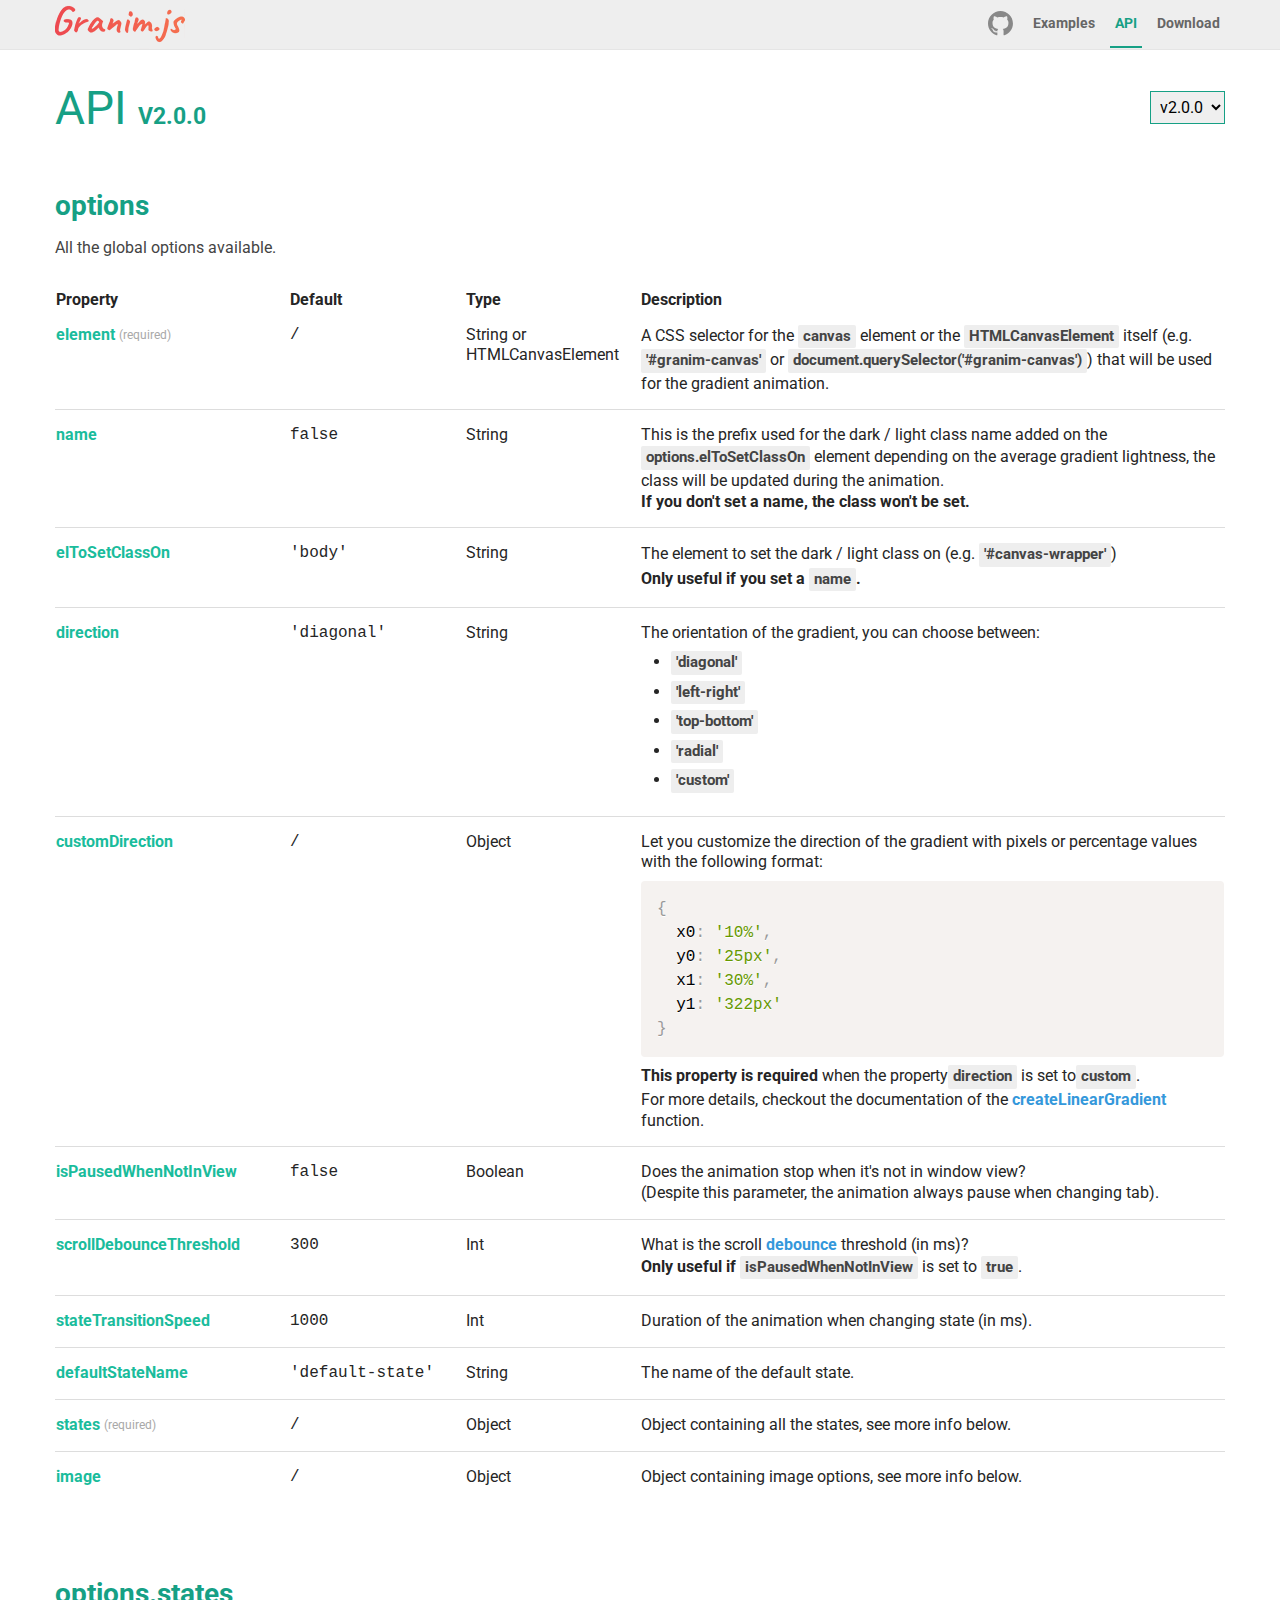
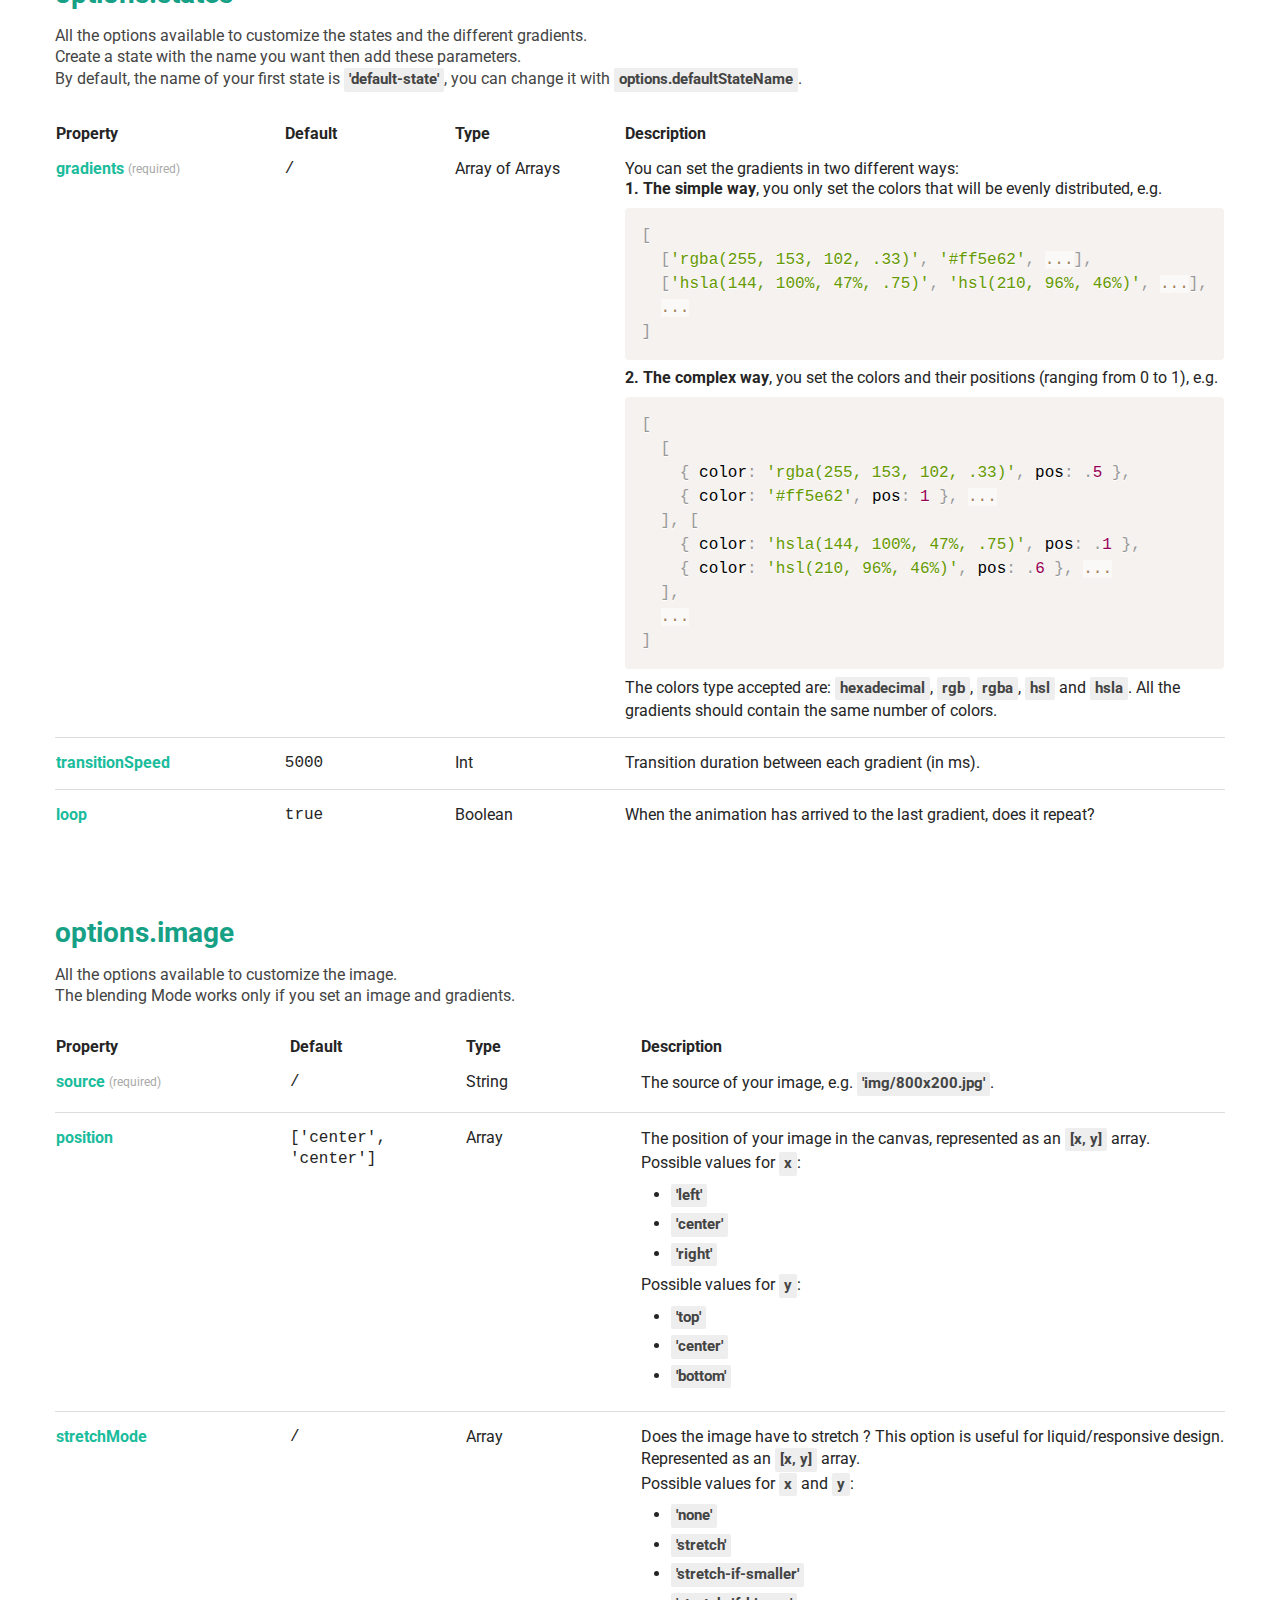
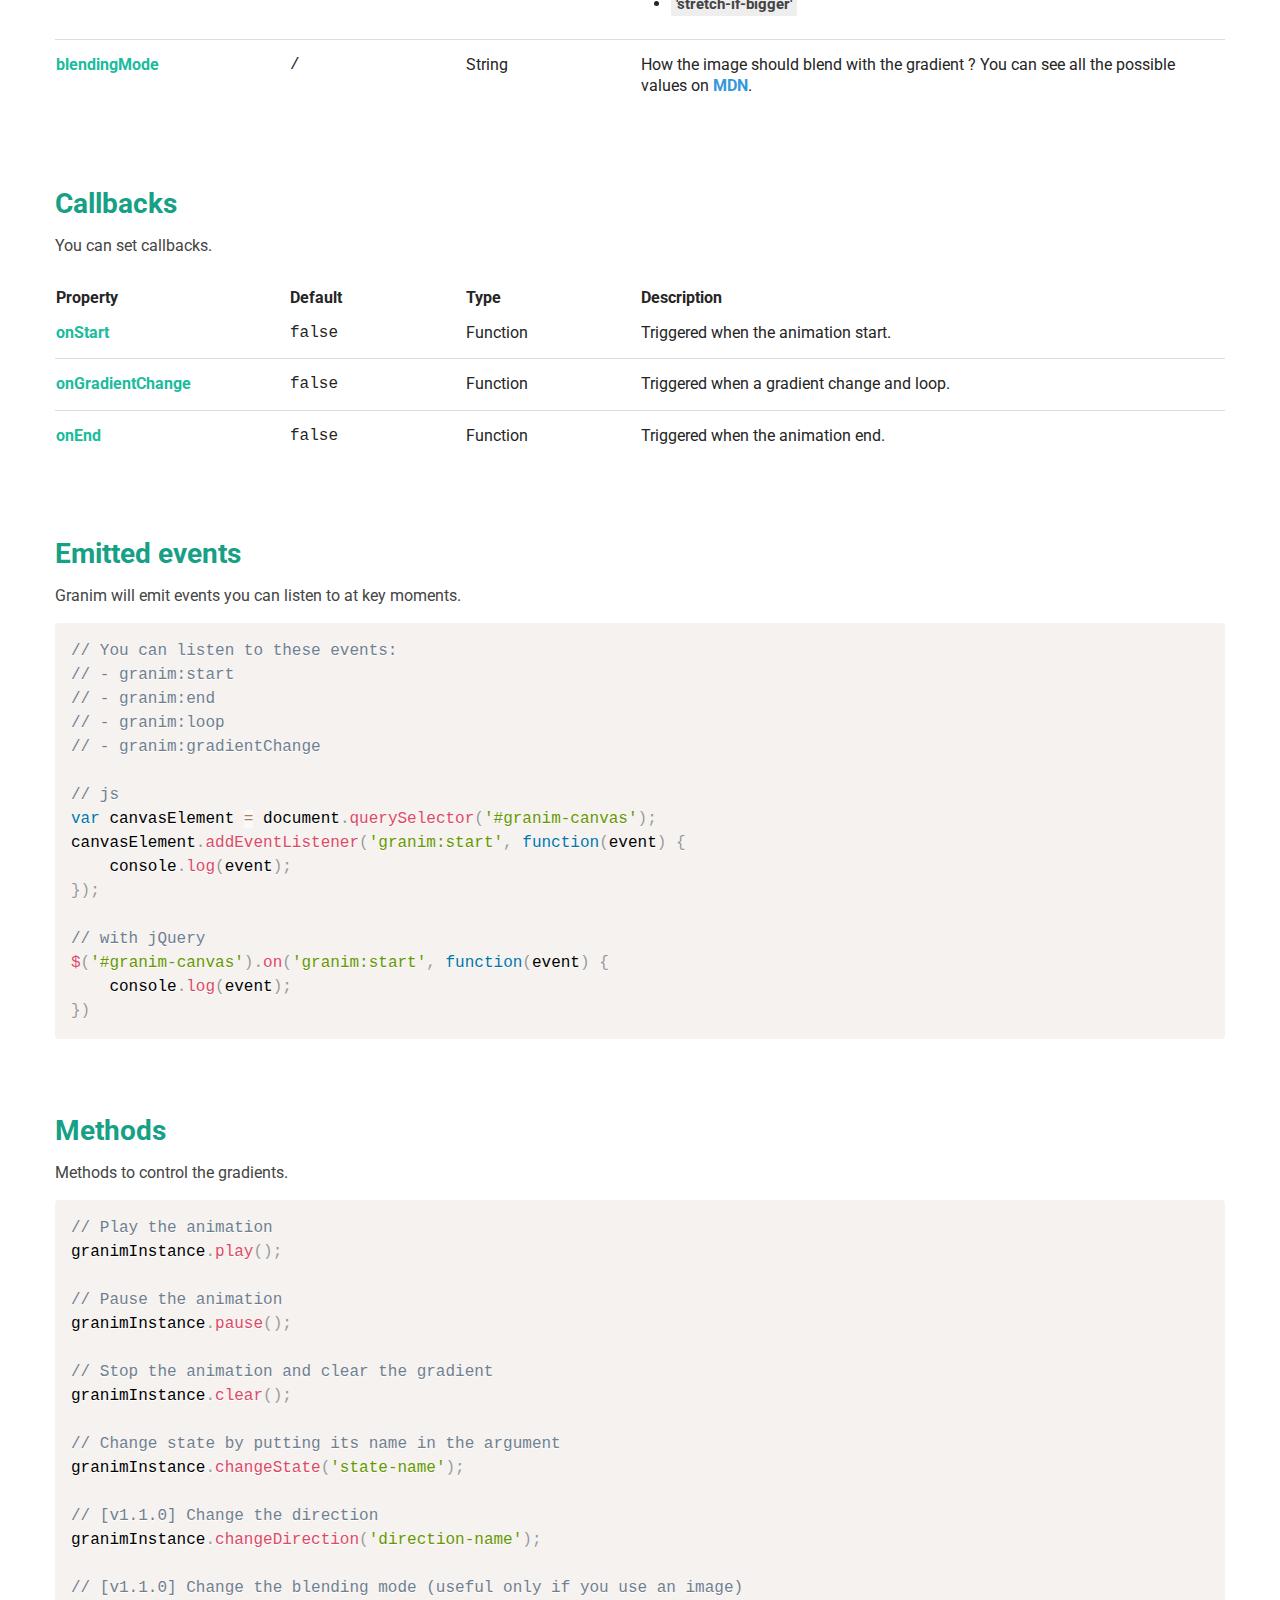
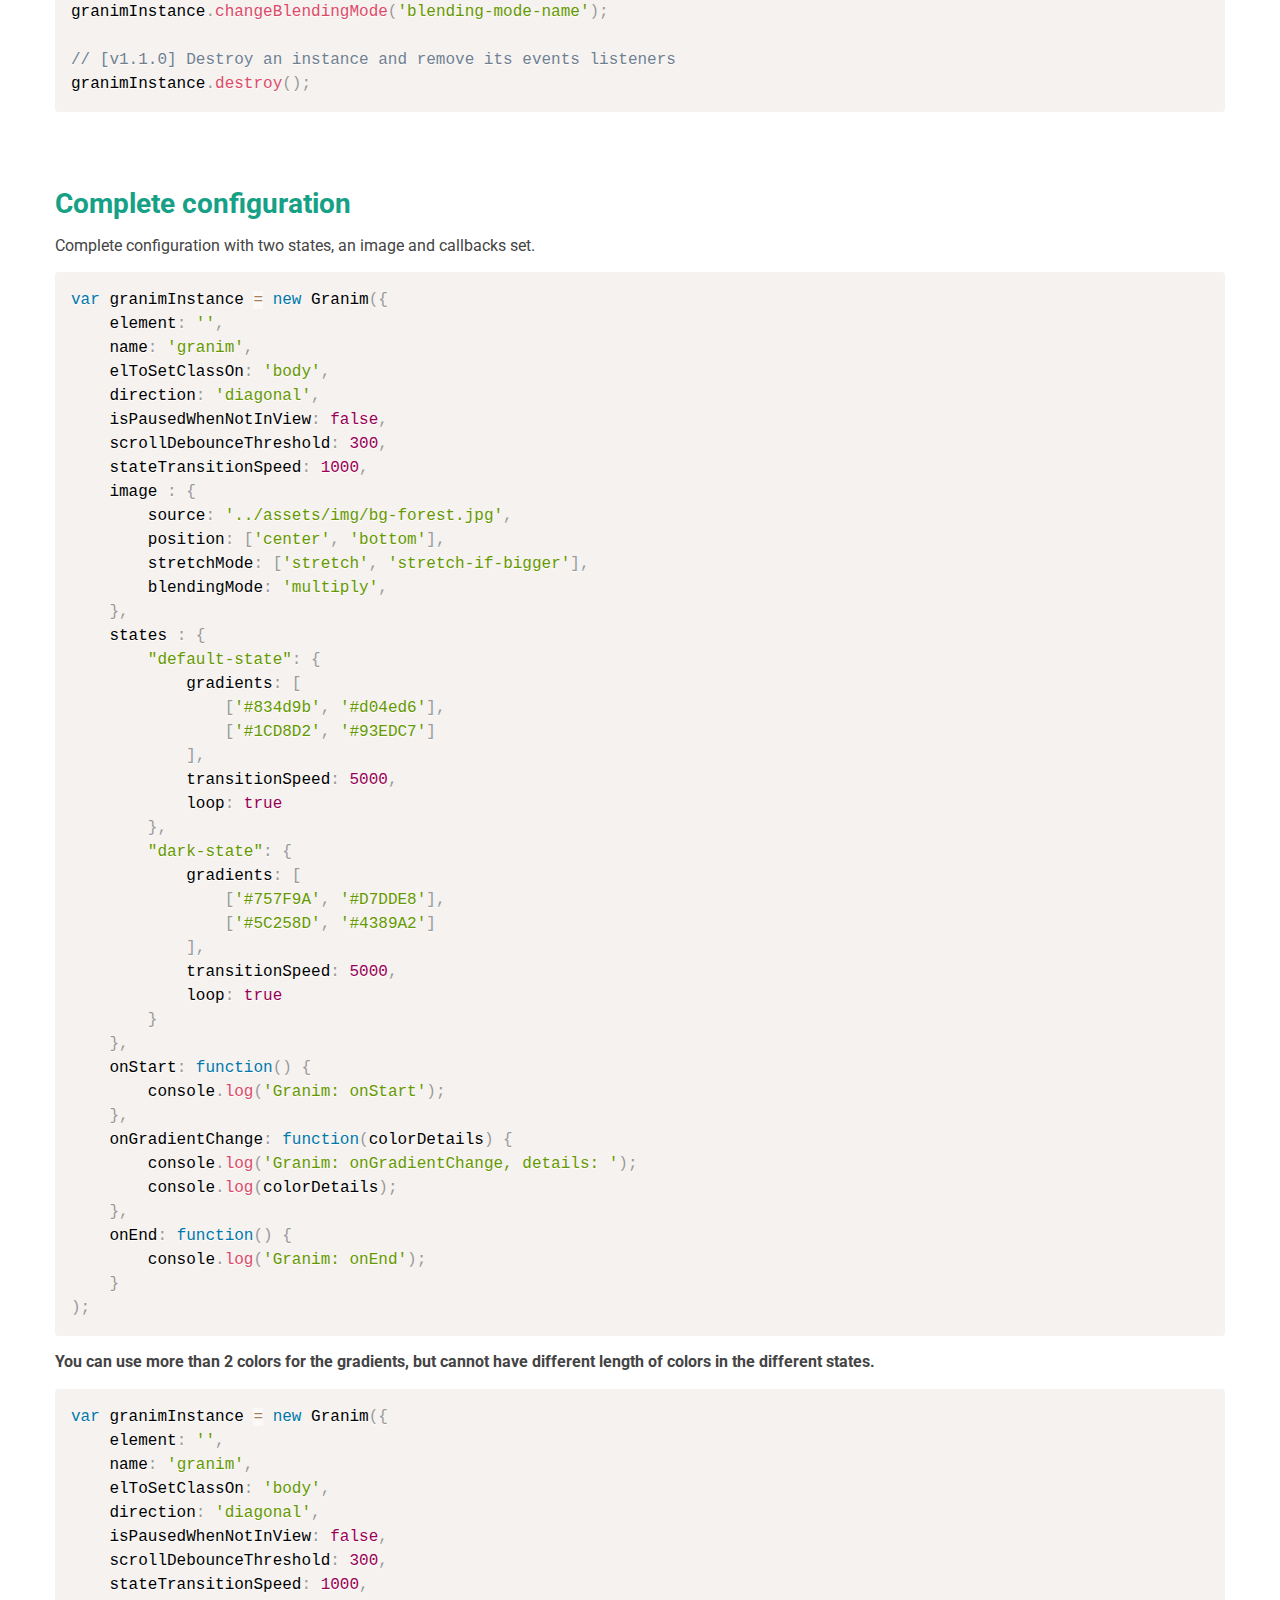
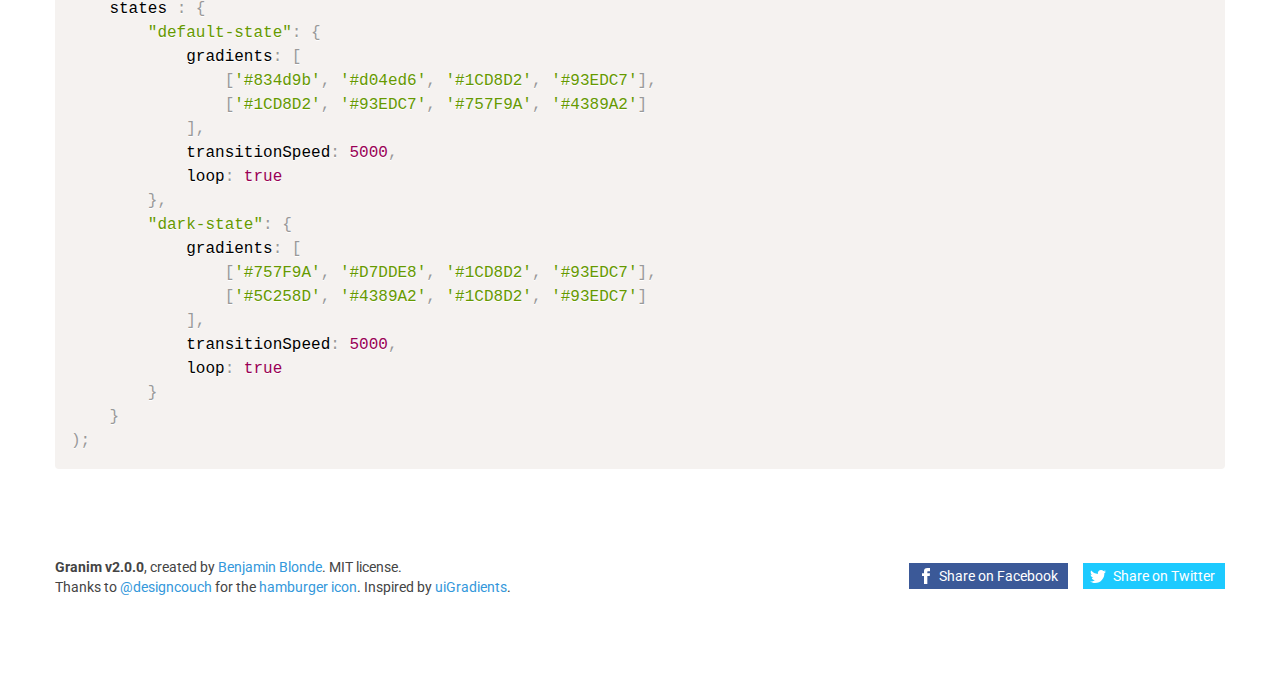
<file: project/granim.js-2.0.0/granim.js-2.0.0/docs/api-v2.0.0.html>
<!DOCTYPE html><html lang="en"><head><title>API V2.0.0 | Granim.js</title><meta name="description" content="API for granim.js. Gradients animations in javascript."><meta charset="UTF-8"><meta name="viewport" content="user-scalable=no, width=device-width, initial-scale=1, maximum-scale=1"><link type="text/css" rel="stylesheet" href="assets/css/style.css"><link type="text/css" rel="stylesheet" href="https://fonts.googleapis.com/css?family=Roboto:400,400italic,700"><link rel="icon" href="favicon.ico" type="image/x-icon"><!-- Facebook Metas--><meta property="og:url" content="http://sarcadass.github.io/granim.js"><meta property="og:type" content="website"><meta property="og:title" content="Granim.js"><meta property="og:description" content="Create fluid and interactive gradients animations with this small (&lt; 17kB) .js library"><meta property="og:image" content="http://sarcadass.github.io/granim.js/assets/img/social-image.png"><!-- Twitter Metas--><meta property="twitter:card" content="summary_large_image"><meta property="twitter:creator" content="@Sarcadass"><meta property="twitter:title" content="Granim.js"><meta property="twitter:description" content="Create fluid and interactive gradients animations with this small (&lt; 17kB) .js library"><meta property="twitter:image" content="http://sarcadass.github.io/granim.js/assets/img/social-image.png"><meta property="twitter:image:width" content="1200"><meta property="twitter:image:height" content="630"><link type="text/css" rel="stylesheet" href="assets/css/prism.css"></head><body class="api"><header class="main-header"><div class="container clearfix"><div class="bloc-logo"><canvas id="logo-canvas"></canvas><a class="logo-mask" href="index.html">Granim.js</a></div><div class="main-nav"><div class="hamburger-icon"><span></span><span></span><span></span><span></span><span></span><span></span></div><nav><ul class="clearfix"><li><a class="text-link" href="https://github.com/sarcadass/granim.js/releases" target="_blank" rel="external">Download</a></li><li><a class="text-link" id="nav-api" href="api-v2.0.0.html">API</a></li><li><a class="text-link" id="nav-examples" href="examples.html">Examples</a></li><li><a class="github" href="https://github.com/sarcadass/granim.js" target="_blank" title="Github" rel="external"><svg xmlns="http://www.w3.org/2000/svg" viewBox="0 0 25 25">
    <g>
        <path fill-rule="evenodd" clip-rule="evenodd" fill="#221E1B" d="M12.476,0C5.587,0,0,5.586,0,12.476
		c0,5.512,3.575,10.189,8.533,11.842c0.623,0.113,0.853-0.271,0.853-0.604c0-0.296-0.011-1.279-0.017-2.32
		c-3.471,0.754-4.203-1.473-4.203-1.473c-0.568-1.444-1.386-1.827-1.386-1.827c-1.132-0.772,0.085-0.758,0.085-0.758
		c1.253,0.088,1.913,1.286,1.913,1.286c1.113,1.908,2.919,1.356,3.631,1.039c0.112-0.81,0.435-1.358,0.791-1.67
		c-2.771-0.315-5.684-1.385-5.684-6.167c0-1.362,0.487-2.475,1.286-3.349c-0.13-0.314-0.558-1.582,0.121-3.301
		c0,0,1.047-0.336,3.432,1.278c0.995-0.276,2.062-0.415,3.122-0.419c1.061,0.004,2.129,0.143,3.125,0.419
		c2.384-1.614,3.43-1.278,3.43-1.278c0.68,1.719,0.25,2.987,0.122,3.301c0.801,0.874,1.283,1.986,1.283,3.349
		c0,4.792-2.918,5.847-5.696,6.157c0.447,0.385,0.847,1.146,0.847,2.309c0,1.671-0.015,3.015-0.015,3.424
		c0,0.333,0.224,0.723,0.855,0.602c4.957-1.652,8.526-6.329,8.526-11.84C24.953,5.586,19.365,0,12.476,0z"/>
        <path fill="#221E1B" d="M4.726,17.914c-0.028,0.062-0.124,0.081-0.213,0.037c-0.091-0.04-0.142-0.124-0.113-0.188
		c0.028-0.063,0.125-0.082,0.214-0.038C4.705,17.766,4.757,17.852,4.726,17.914L4.726,17.914z M4.572,17.8"/>
        <path fill="#221E1B" d="M5.231,18.477c-0.059,0.057-0.176,0.031-0.255-0.058c-0.081-0.086-0.096-0.202-0.036-0.256
		c0.061-0.058,0.173-0.033,0.256,0.055C5.277,18.306,5.293,18.421,5.231,18.477L5.231,18.477z M5.112,18.351"/>
        <path fill="#221E1B" d="M5.723,19.195c-0.076,0.055-0.201,0.003-0.278-0.105c-0.077-0.112-0.077-0.245,0.001-0.298
		c0.078-0.055,0.201-0.006,0.279,0.103C5.801,19.009,5.801,19.142,5.723,19.195L5.723,19.195z M5.723,19.195"/>
        <path fill="#221E1B" d="M6.397,19.892c-0.069,0.074-0.214,0.055-0.321-0.049c-0.108-0.102-0.14-0.245-0.072-0.319
		c0.07-0.076,0.216-0.054,0.324,0.048C6.437,19.673,6.469,19.815,6.397,19.892L6.397,19.892z M6.397,19.892"/>
        <path fill="#221E1B" d="M7.328,20.294c-0.031,0.097-0.171,0.141-0.313,0.101c-0.141-0.043-0.233-0.158-0.205-0.256
		c0.029-0.099,0.171-0.146,0.313-0.101C7.263,20.08,7.355,20.194,7.328,20.294L7.328,20.294z M7.328,20.294"/>
        <path fill="#221E1B" d="M8.347,20.368c0.004,0.102-0.116,0.188-0.264,0.189c-0.149,0.005-0.271-0.079-0.272-0.181
		c0-0.104,0.117-0.188,0.267-0.19C8.226,20.185,8.347,20.266,8.347,20.368L8.347,20.368z M8.347,20.368"/>
        <path fill="#221E1B" d="M9.297,20.206c0.018,0.1-0.084,0.203-0.232,0.231c-0.145,0.025-0.279-0.036-0.297-0.135
		C8.749,20.2,8.856,20.097,8.999,20.07C9.147,20.044,9.279,20.104,9.297,20.206L9.297,20.206z M9.297,20.206"/>
    </g>
</svg>
</a></li></ul></nav></div></div></header><div class="main-content"><div class="container bloc"><div class="title-bloc"><h1>API <span class="api-version">V2.0.0</span></h1><select id="version-select"><option value="/api-v2.0.0.html">v2.0.0</option><option value="/api-v1.1.1.html">v1.1.1</option></select></div><h2>options</h2><p>All the global options available.</p><table class="api-list"><thead><tr><th>Property</th><th>Default</th><th>Type</th><th>Description</th></tr></thead><tbody><tr><td>element <span class="required">(required)</span></td><td>/</td><td>String or HTMLCanvasElement</td><td>A CSS selector for the <span class="snippet">canvas</span> element or the <span class="snippet">HTMLCanvasElement</span> itself (e.g. <span class="snippet">'#granim-canvas'</span> or <span class="snippet">document.querySelector('#granim-canvas')</span>) that will be used for the gradient animation.</td></tr><tr><td>name</td><td>false</td><td>String</td><td>This is the prefix used for the dark / light class name added
on the <span class="snippet">options.elToSetClassOn</span> element depending on the average gradient lightness,
the class will be updated during the animation.<br><strong>If you don't set a name, the class won't be set.</strong></td></tr><tr><td>elToSetClassOn</td><td>'body'</td><td>String</td><td>The element to set the dark / light class on (e.g. <span class="snippet">'#canvas-wrapper'</span>)<br><strong>Only useful if you set a <span class="snippet">name</span>.</strong></td></tr><tr><td>direction</td><td>'diagonal'</td><td>String</td><td>The orientation of the gradient, you can choose between:<ul><li><span class="snippet">'diagonal'</span></li><li><span class="snippet">'left-right'</span></li><li><span class="snippet">'top-bottom'</span></li><li><span class="snippet">'radial'</span></li><li><span class="snippet">'custom'</span></li></ul></td></tr><tr><td>customDirection</td><td>/</td><td>Object</td><td>Let you customize the direction of the gradient with pixels or percentage values with the following format:<pre><code class="language-js">{
  x0: '10%',
  y0: '25px',
  x1: '30%',
  y1: '322px'
}</code></pre><strong>This property is required</strong> when the property<span class="snippet">direction</span> is set to<span class="snippet">custom</span>.<br>For more details, checkout the documentation of the <a class="link" href="https://developer.mozilla.org/en-US/docs/Web/API/CanvasRenderingContext2D/createLinearGradient" target="_blank">createLinearGradient </a>function.</td></tr><tr><td>isPausedWhenNotInView</td><td>false</td><td>Boolean</td><td>Does the animation stop when it's not in window view?<br>
(Despite this parameter, the animation always pause
when changing tab).</td></tr><tr><td>scrollDebounceThreshold</td><td>300</td><td>Int</td><td>What is the scroll <a class="link" href="https://css-tricks.com/debouncing-throttling-explained-examples/" target="_blank">debounce</a> threshold (in ms)?<br><strong>Only useful if </strong><span class="snippet">isPausedWhenNotInView</span> is set to <span class="snippet">true</span>.</td></tr><tr><td>stateTransitionSpeed</td><td>1000</td><td>Int</td><td>Duration of the animation when changing state (in ms).</td></tr><tr><td>defaultStateName</td><td>'default-state'</td><td>String</td><td>The name of the default state.</td></tr><tr><td>states <span class="required">(required)</span></td><td>/</td><td>Object</td><td>Object containing all the states, see more info below.</td></tr><tr><td>image</td><td>/</td><td>Object</td><td>Object containing image options, see more info below.</td></tr></tbody></table></div><div class="container bloc"><h2>options.states</h2><p>All the options available to customize the states and the different gradients.<br>
Create a state with the name you want then add these parameters.<br>
By default, the name of your first state is <span class="snippet">'default-state'</span>, you can change it with <span class="snippet">options.defaultStateName</span>.</p><table class="api-list"><thead><tr><th>Property</th><th>Default</th><th>Type</th><th>Description</th></tr></thead><tbody><tr><td>gradients <span class="required">(required)</span></td><td>/</td><td>Array of Arrays</td><td>You can set the gradients in two different ways: <br><strong>1. The simple way</strong>, you only set the colors that will be evenly distributed, e.g.<pre><code class="language-js">[
  ['rgba(255, 153, 102, .33)', '#ff5e62', ...],
  ['hsla(144, 100%, 47%, .75)', 'hsl(210, 96%, 46%)', ...],
  ...
]</code></pre><strong>2. The complex way</strong>, you set the colors and their positions (ranging from 0 to 1), e.g.<pre><code class="language-js">[
  [
    { color: 'rgba(255, 153, 102, .33)', pos: .5 },
    { color: '#ff5e62', pos: 1 }, ...
  ], [
    { color: 'hsla(144, 100%, 47%, .75)', pos: .1 },
    { color: 'hsl(210, 96%, 46%)', pos: .6 }, ...
  ],
  ...
]</code></pre>The colors type accepted are: <span class="snippet">hexadecimal</span>,
<span class="snippet">rgb</span>, <span class="snippet">rgba</span>,
<span class="snippet">hsl</span> and <span class="snippet">hsla</span>. <strong></strong>All the gradients should contain the same number of colors.</td></tr><tr><td>transitionSpeed</td><td>5000</td><td>Int</td><td>Transition duration between each gradient (in ms).</td></tr><tr><td>loop</td><td>true</td><td>Boolean</td><td>When the animation has arrived to the last gradient, does it repeat?</td></tr></tbody></table></div><div class="container bloc" id="options-image"><h2>options.image</h2><p>All the options available to customize the image.<br>
The blending Mode works only if you set an image and gradients.</p><table class="api-list"><thead><tr><th>Property</th><th>Default</th><th>Type</th><th>Description</th></tr></thead><tbody><tr><td>source <span class="required">(required)</span></td><td>/</td><td>String</td><td>The source of your image,
e.g. <span class="snippet">'img/800x200.jpg'</span>.</td></tr><tr><td>position</td><td>['center', 'center']</td><td>Array</td><td>The position of your image in the canvas, represented as an <span class="snippet">[x, y]</span> array.<br>
Possible values for <span class="snippet">x</span>:<ul><li><span class="snippet">'left'</span></li><li><span class="snippet">'center'</span></li><li><span class="snippet">'right'</span></li></ul>Possible values for <span class="snippet">y</span>:<ul><li><span class="snippet">'top'</span></li><li><span class="snippet">'center'</span></li><li><span class="snippet">'bottom'</span></li></ul></td></tr><tr><td>stretchMode</td><td>/</td><td>Array</td><td>Does the image have to stretch ? This option is useful for liquid/responsive design.
Represented as an <span class="snippet">[x, y]</span> array.<br>
Possible values for <span class="snippet">x</span> and <span class="snippet">y</span>:<ul><li><span class="snippet">'none'</span></li><li><span class="snippet">'stretch'</span></li><li><span class="snippet">'stretch-if-smaller'</span></li><li><span class="snippet">'stretch-if-bigger'</span></li></ul></td></tr><tr><td>blendingMode</td><td>/</td><td>String</td><td>How the image should blend with the gradient ?
You can see all the possible values on&nbsp;<a class="link" href="https://developer.mozilla.org/fr/docs/Web/API/CanvasRenderingContext2D/globalCompositeOperation" target="_blank">MDN</a>.</td></tr></tbody></table></div><div class="container bloc"><h2>Callbacks</h2><p>You can set callbacks.</p><table class="api-list"><thead><tr><th>Property</th><th>Default</th><th>Type</th><th>Description</th></tr></thead><tbody><tr><td>onStart</td><td>false</td><td>Function</td><td>Triggered when the animation start.</td></tr><tr><td>onGradientChange</td><td>false</td><td>Function</td><td>Triggered when a gradient change and loop.</td></tr><tr><td>onEnd</td><td>false</td><td>Function</td><td>Triggered when the animation end.</td></tr></tbody></table></div><div class="container bloc"><h2>Emitted events</h2><p>Granim will emit events you can listen to at key moments.</p><pre><code class="language-js">// You can listen to these events:
// - granim:start
// - granim:end
// - granim:loop
// - granim:gradientChange
<br>
// js
var canvasElement = document.querySelector('#granim-canvas');
canvasElement.addEventListener('granim:start', function(event) {
    console.log(event);
});
<br>
// with jQuery
$('#granim-canvas').on('granim:start', function(event) {
    console.log(event);
})</code></pre></div><div class="container bloc"><h2>Methods</h2><p>Methods to control the gradients.</p><pre><code class="language-js">// Play the animation
granimInstance.play();
<br>
// Pause the animation
granimInstance.pause();
<br>
// Stop the animation and clear the gradient
granimInstance.clear();
<br>
// Change state by putting its name in the argument
granimInstance.changeState('state-name');
<br>
// [v1.1.0] Change the direction
granimInstance.changeDirection('direction-name');
<br>
// [v1.1.0] Change the blending mode (useful only if you use an image)
granimInstance.changeBlendingMode('blending-mode-name');
<br>
// [v1.1.0] Destroy an instance and remove its events listeners
granimInstance.destroy();</code></pre></div><div class="container bloc"><h2>Complete configuration</h2><p>Complete configuration with two states, an image and callbacks set.</p><pre><code class="language-js">var granimInstance = new Granim({
    element: '',
    name: 'granim',
    elToSetClassOn: 'body',
    direction: 'diagonal',
    isPausedWhenNotInView: false,
    scrollDebounceThreshold: 300,
    stateTransitionSpeed: 1000,
    image : {
        source: '../assets/img/bg-forest.jpg',
        position: ['center', 'bottom'],
        stretchMode: ['stretch', 'stretch-if-bigger'],
        blendingMode: 'multiply',
    },
    states : {
        "default-state": {
            gradients: [
                ['#834d9b', '#d04ed6'],
                ['#1CD8D2', '#93EDC7']
            ],
            transitionSpeed: 5000,
            loop: true
        },
        "dark-state": {
            gradients: [
                ['#757F9A', '#D7DDE8'],
                ['#5C258D', '#4389A2']
            ],
            transitionSpeed: 5000,
            loop: true
        }
    },
    onStart: function() {
        console.log('Granim: onStart');
    },
    onGradientChange: function(colorDetails) {
        console.log('Granim: onGradientChange, details: ');
        console.log(colorDetails);
    },
    onEnd: function() {
        console.log('Granim: onEnd');
    }
);</code></pre><p> <strong>You can use more than 2 colors for the gradients,
but cannot have different length of colors in the
different states.</strong></p><pre><code class="language-js">var granimInstance = new Granim({
    element: '',
    name: 'granim',
    elToSetClassOn: 'body',
    direction: 'diagonal',
    isPausedWhenNotInView: false,
    scrollDebounceThreshold: 300,
    stateTransitionSpeed: 1000,
    states : {
        "default-state": {
            gradients: [
                ['#834d9b', '#d04ed6', '#1CD8D2', '#93EDC7'],
                ['#1CD8D2', '#93EDC7', '#757F9A', '#4389A2']
            ],
            transitionSpeed: 5000,
            loop: true
        },
        "dark-state": {
            gradients: [
                ['#757F9A', '#D7DDE8', '#1CD8D2', '#93EDC7'],
                ['#5C258D', '#4389A2', '#1CD8D2', '#93EDC7']
            ],
            transitionSpeed: 5000,
            loop: true
        }
    }
);</code></pre></div><div class="footer container bloc clearfix"><p><strong>Granim v<span>2.0.0</span></strong>, created by <a href="https://twitter.com/Sarcadass" target="_blank">Benjamin Blonde</a>.
MIT license.<br>
Thanks to <a href="https://twitter.com/designcouch" target="_blank">@designcouch</a>
for the <a href="https://codepen.io/designcouch/pen/Atyop" target="_blank">hamburger icon</a>.
Inspired by <a href="http://uigradients.com/" target="_blank">uiGradients</a>.</p><div class="bloc-social"><a class="cta-social cta-facebook" href="http://www.facebook.com/sharer.php?u=http://sarcadass.github.io/granim.js" target="_blank"><svg version="1.1" xmlns="http://www.w3.org/2000/svg" x="0px" y="0px" width="16px" height="16px" viewBox="0 0 16 16" enable-background="new 0 0 16 16" xml:space="preserve">
<path d="M8,5.333H6V8h2v8h3.334V8h2.428L14,5.333h-2.666V4.222c0-0.637,0.127-0.889,0.742-0.889H14V0h-2.539
	C9.064,0,8,1.055,8,3.077V5.333z"/>
</svg>
Share on Facebook</a><a class="cta-social cta-twitter" href="https://twitter.com/share?text=Create%20fluid%20and%20interactive%20gradients%20animations%20with%20this%20small%20%28&lt;%2010kB%29%20.js%20library&amp;via=Sarcadass&amp;url=http%3A%2F%2Fsarcadass.github.io%2Fgranim.js" target="_blank"><svg version="1.1" xmlns="http://www.w3.org/2000/svg"x="0px" y="0px" width="16px" height="16px" viewBox="0 0 16 16" enable-background="new 0 0 16 16" xml:space="preserve">
<path d="M16,3.538c-0.588,0.261-1.221,0.437-1.885,0.516c0.677-0.406,1.198-1.049,1.442-1.816c-0.634,0.376-1.337,0.65-2.084,0.797
	c-0.599-0.638-1.452-1.037-2.396-1.037c-2.119,0-3.676,1.977-3.198,4.03c-2.727-0.137-5.146-1.444-6.765-3.43
	c-0.86,1.475-0.446,3.405,1.016,4.383C1.592,6.964,1.085,6.817,0.644,6.571C0.607,8.092,1.698,9.514,3.276,9.83
	C2.814,9.956,2.308,9.985,1.793,9.887C2.21,11.19,3.422,12.14,4.86,12.166c-1.38,1.082-3.119,1.565-4.86,1.36
	C1.453,14.458,3.179,15,5.032,15c6.094,0,9.539-5.146,9.33-9.763C15.003,4.774,15.561,4.195,16,3.538z"/>
</svg>
Share on Twitter</a></div></div></div><script src="assets/js/vendor/jquery-3.1.0.min.js"></script><script src="assets/js/vendor/granim.min.js"></script><script src="assets/js/vendor/prism.js"></script><script type="text/javascript">var pageId = 'api';</script><script src="assets/js/script.js"></script><script type="text/javascript">(function(i, s, o, g, r, a, m) {
  i['GoogleAnalyticsObject'] = r;
  i[r] = i[r] || function() {
    (i[r].q = i[r].q || []).push(arguments)
  }, i[r].l = 1 * new Date();
  a = s.createElement(o),
  m = s.getElementsByTagName(o)[0];
  a.async = 1;
  a.src = g;
  m.parentNode.insertBefore(a, m)
})(window, document, 'script', 'https://www.google-analytics.com/analytics.js', 'ga');
ga('create', 'UA-83387901-1', 'auto');
ga('send', 'pageview');</script></body></html>
</file>
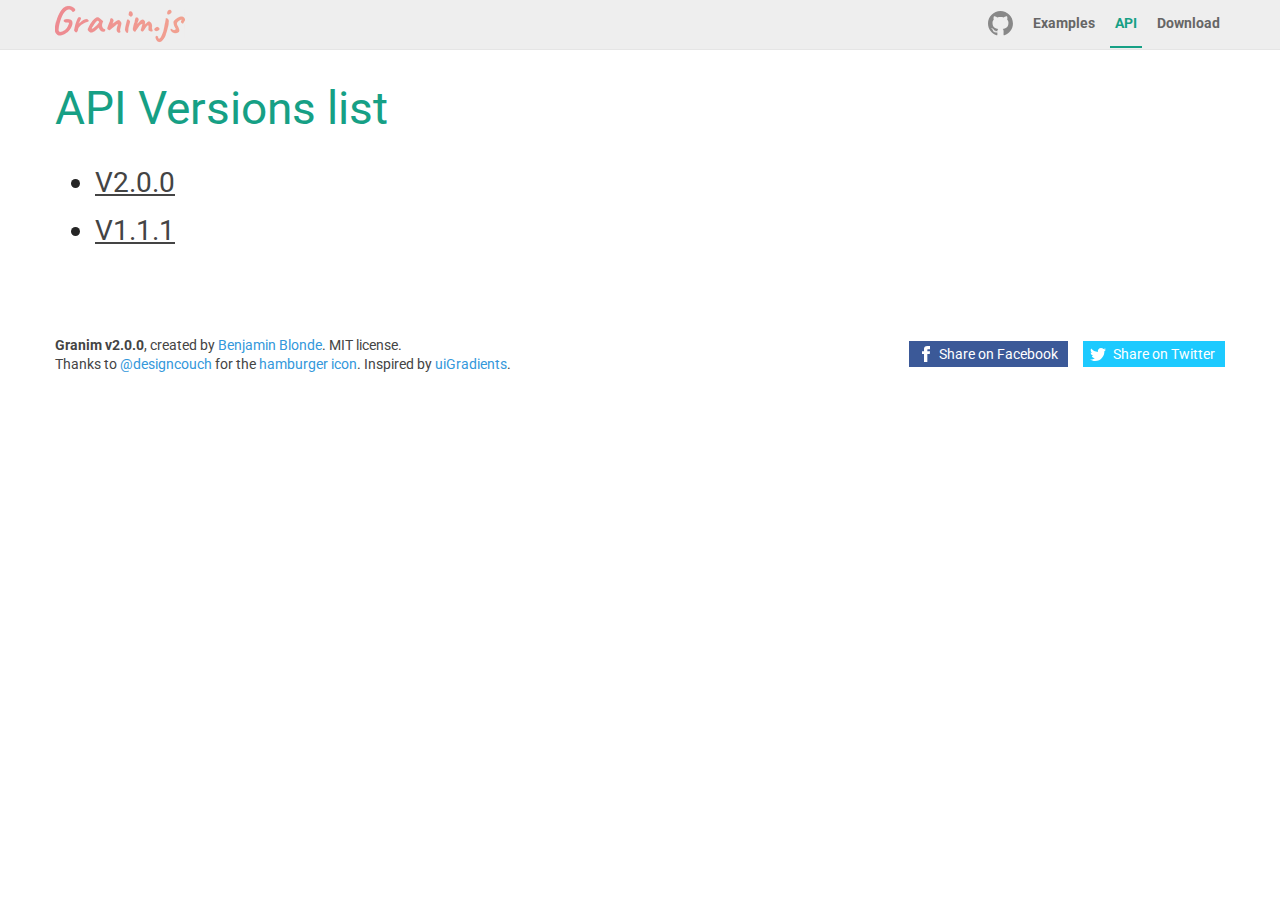
<file: project/granim.js-2.0.0/granim.js-2.0.0/docs/api.html>
<!DOCTYPE html><html lang="en"><head><title>API | Granim.js</title><meta name="description" content="API for granim.js. Gradients animations in javascript."><meta charset="UTF-8"><meta name="viewport" content="user-scalable=no, width=device-width, initial-scale=1, maximum-scale=1"><link type="text/css" rel="stylesheet" href="assets/css/style.css"><link type="text/css" rel="stylesheet" href="https://fonts.googleapis.com/css?family=Roboto:400,400italic,700"><link rel="icon" href="favicon.ico" type="image/x-icon"><!-- Facebook Metas--><meta property="og:url" content="http://sarcadass.github.io/granim.js"><meta property="og:type" content="website"><meta property="og:title" content="Granim.js"><meta property="og:description" content="Create fluid and interactive gradients animations with this small (&lt; 17kB) .js library"><meta property="og:image" content="http://sarcadass.github.io/granim.js/assets/img/social-image.png"><!-- Twitter Metas--><meta property="twitter:card" content="summary_large_image"><meta property="twitter:creator" content="@Sarcadass"><meta property="twitter:title" content="Granim.js"><meta property="twitter:description" content="Create fluid and interactive gradients animations with this small (&lt; 17kB) .js library"><meta property="twitter:image" content="http://sarcadass.github.io/granim.js/assets/img/social-image.png"><meta property="twitter:image:width" content="1200"><meta property="twitter:image:height" content="630"><link type="text/css" rel="stylesheet" href="assets/css/prism.css"></head><body class="api"><header class="main-header"><div class="container clearfix"><div class="bloc-logo"><canvas id="logo-canvas"></canvas><a class="logo-mask" href="index.html">Granim.js</a></div><div class="main-nav"><div class="hamburger-icon"><span></span><span></span><span></span><span></span><span></span><span></span></div><nav><ul class="clearfix"><li><a class="text-link" href="https://github.com/sarcadass/granim.js/releases" target="_blank" rel="external">Download</a></li><li><a class="text-link" id="nav-api" href="api-v2.0.0.html">API</a></li><li><a class="text-link" id="nav-examples" href="examples.html">Examples</a></li><li><a class="github" href="https://github.com/sarcadass/granim.js" target="_blank" title="Github" rel="external"><svg xmlns="http://www.w3.org/2000/svg" viewBox="0 0 25 25">
    <g>
        <path fill-rule="evenodd" clip-rule="evenodd" fill="#221E1B" d="M12.476,0C5.587,0,0,5.586,0,12.476
		c0,5.512,3.575,10.189,8.533,11.842c0.623,0.113,0.853-0.271,0.853-0.604c0-0.296-0.011-1.279-0.017-2.32
		c-3.471,0.754-4.203-1.473-4.203-1.473c-0.568-1.444-1.386-1.827-1.386-1.827c-1.132-0.772,0.085-0.758,0.085-0.758
		c1.253,0.088,1.913,1.286,1.913,1.286c1.113,1.908,2.919,1.356,3.631,1.039c0.112-0.81,0.435-1.358,0.791-1.67
		c-2.771-0.315-5.684-1.385-5.684-6.167c0-1.362,0.487-2.475,1.286-3.349c-0.13-0.314-0.558-1.582,0.121-3.301
		c0,0,1.047-0.336,3.432,1.278c0.995-0.276,2.062-0.415,3.122-0.419c1.061,0.004,2.129,0.143,3.125,0.419
		c2.384-1.614,3.43-1.278,3.43-1.278c0.68,1.719,0.25,2.987,0.122,3.301c0.801,0.874,1.283,1.986,1.283,3.349
		c0,4.792-2.918,5.847-5.696,6.157c0.447,0.385,0.847,1.146,0.847,2.309c0,1.671-0.015,3.015-0.015,3.424
		c0,0.333,0.224,0.723,0.855,0.602c4.957-1.652,8.526-6.329,8.526-11.84C24.953,5.586,19.365,0,12.476,0z"/>
        <path fill="#221E1B" d="M4.726,17.914c-0.028,0.062-0.124,0.081-0.213,0.037c-0.091-0.04-0.142-0.124-0.113-0.188
		c0.028-0.063,0.125-0.082,0.214-0.038C4.705,17.766,4.757,17.852,4.726,17.914L4.726,17.914z M4.572,17.8"/>
        <path fill="#221E1B" d="M5.231,18.477c-0.059,0.057-0.176,0.031-0.255-0.058c-0.081-0.086-0.096-0.202-0.036-0.256
		c0.061-0.058,0.173-0.033,0.256,0.055C5.277,18.306,5.293,18.421,5.231,18.477L5.231,18.477z M5.112,18.351"/>
        <path fill="#221E1B" d="M5.723,19.195c-0.076,0.055-0.201,0.003-0.278-0.105c-0.077-0.112-0.077-0.245,0.001-0.298
		c0.078-0.055,0.201-0.006,0.279,0.103C5.801,19.009,5.801,19.142,5.723,19.195L5.723,19.195z M5.723,19.195"/>
        <path fill="#221E1B" d="M6.397,19.892c-0.069,0.074-0.214,0.055-0.321-0.049c-0.108-0.102-0.14-0.245-0.072-0.319
		c0.07-0.076,0.216-0.054,0.324,0.048C6.437,19.673,6.469,19.815,6.397,19.892L6.397,19.892z M6.397,19.892"/>
        <path fill="#221E1B" d="M7.328,20.294c-0.031,0.097-0.171,0.141-0.313,0.101c-0.141-0.043-0.233-0.158-0.205-0.256
		c0.029-0.099,0.171-0.146,0.313-0.101C7.263,20.08,7.355,20.194,7.328,20.294L7.328,20.294z M7.328,20.294"/>
        <path fill="#221E1B" d="M8.347,20.368c0.004,0.102-0.116,0.188-0.264,0.189c-0.149,0.005-0.271-0.079-0.272-0.181
		c0-0.104,0.117-0.188,0.267-0.19C8.226,20.185,8.347,20.266,8.347,20.368L8.347,20.368z M8.347,20.368"/>
        <path fill="#221E1B" d="M9.297,20.206c0.018,0.1-0.084,0.203-0.232,0.231c-0.145,0.025-0.279-0.036-0.297-0.135
		C8.749,20.2,8.856,20.097,8.999,20.07C9.147,20.044,9.279,20.104,9.297,20.206L9.297,20.206z M9.297,20.206"/>
    </g>
</svg>
</a></li></ul></nav></div></div></header><div class="main-content"><div class="container bloc"><h1>API Versions list</h1><ul class="api-versions-list"><li><a href="api-v2.0.0.html">V2.0.0</a></li><li><a href="api-v1.1.1.html">V1.1.1</a></li></ul></div><div class="footer container bloc clearfix"><p><strong>Granim v<span>2.0.0</span></strong>, created by <a href="https://twitter.com/Sarcadass" target="_blank">Benjamin Blonde</a>.
MIT license.<br>
Thanks to <a href="https://twitter.com/designcouch" target="_blank">@designcouch</a>
for the <a href="https://codepen.io/designcouch/pen/Atyop" target="_blank">hamburger icon</a>.
Inspired by <a href="http://uigradients.com/" target="_blank">uiGradients</a>.</p><div class="bloc-social"><a class="cta-social cta-facebook" href="http://www.facebook.com/sharer.php?u=http://sarcadass.github.io/granim.js" target="_blank"><svg version="1.1" xmlns="http://www.w3.org/2000/svg" x="0px" y="0px" width="16px" height="16px" viewBox="0 0 16 16" enable-background="new 0 0 16 16" xml:space="preserve">
<path d="M8,5.333H6V8h2v8h3.334V8h2.428L14,5.333h-2.666V4.222c0-0.637,0.127-0.889,0.742-0.889H14V0h-2.539
	C9.064,0,8,1.055,8,3.077V5.333z"/>
</svg>
Share on Facebook</a><a class="cta-social cta-twitter" href="https://twitter.com/share?text=Create%20fluid%20and%20interactive%20gradients%20animations%20with%20this%20small%20%28&lt;%2010kB%29%20.js%20library&amp;via=Sarcadass&amp;url=http%3A%2F%2Fsarcadass.github.io%2Fgranim.js" target="_blank"><svg version="1.1" xmlns="http://www.w3.org/2000/svg"x="0px" y="0px" width="16px" height="16px" viewBox="0 0 16 16" enable-background="new 0 0 16 16" xml:space="preserve">
<path d="M16,3.538c-0.588,0.261-1.221,0.437-1.885,0.516c0.677-0.406,1.198-1.049,1.442-1.816c-0.634,0.376-1.337,0.65-2.084,0.797
	c-0.599-0.638-1.452-1.037-2.396-1.037c-2.119,0-3.676,1.977-3.198,4.03c-2.727-0.137-5.146-1.444-6.765-3.43
	c-0.86,1.475-0.446,3.405,1.016,4.383C1.592,6.964,1.085,6.817,0.644,6.571C0.607,8.092,1.698,9.514,3.276,9.83
	C2.814,9.956,2.308,9.985,1.793,9.887C2.21,11.19,3.422,12.14,4.86,12.166c-1.38,1.082-3.119,1.565-4.86,1.36
	C1.453,14.458,3.179,15,5.032,15c6.094,0,9.539-5.146,9.33-9.763C15.003,4.774,15.561,4.195,16,3.538z"/>
</svg>
Share on Twitter</a></div></div></div><script src="assets/js/vendor/jquery-3.1.0.min.js"></script><script src="assets/js/vendor/granim.min.js"></script><script src="assets/js/vendor/prism.js"></script><script type="text/javascript">var pageId = 'api';</script><script src="assets/js/script.js"></script><script type="text/javascript">(function(i, s, o, g, r, a, m) {
  i['GoogleAnalyticsObject'] = r;
  i[r] = i[r] || function() {
    (i[r].q = i[r].q || []).push(arguments)
  }, i[r].l = 1 * new Date();
  a = s.createElement(o),
  m = s.getElementsByTagName(o)[0];
  a.async = 1;
  a.src = g;
  m.parentNode.insertBefore(a, m)
})(window, document, 'script', 'https://www.google-analytics.com/analytics.js', 'ga');
ga('create', 'UA-83387901-1', 'auto');
ga('send', 'pageview');</script></body></html>
</file>
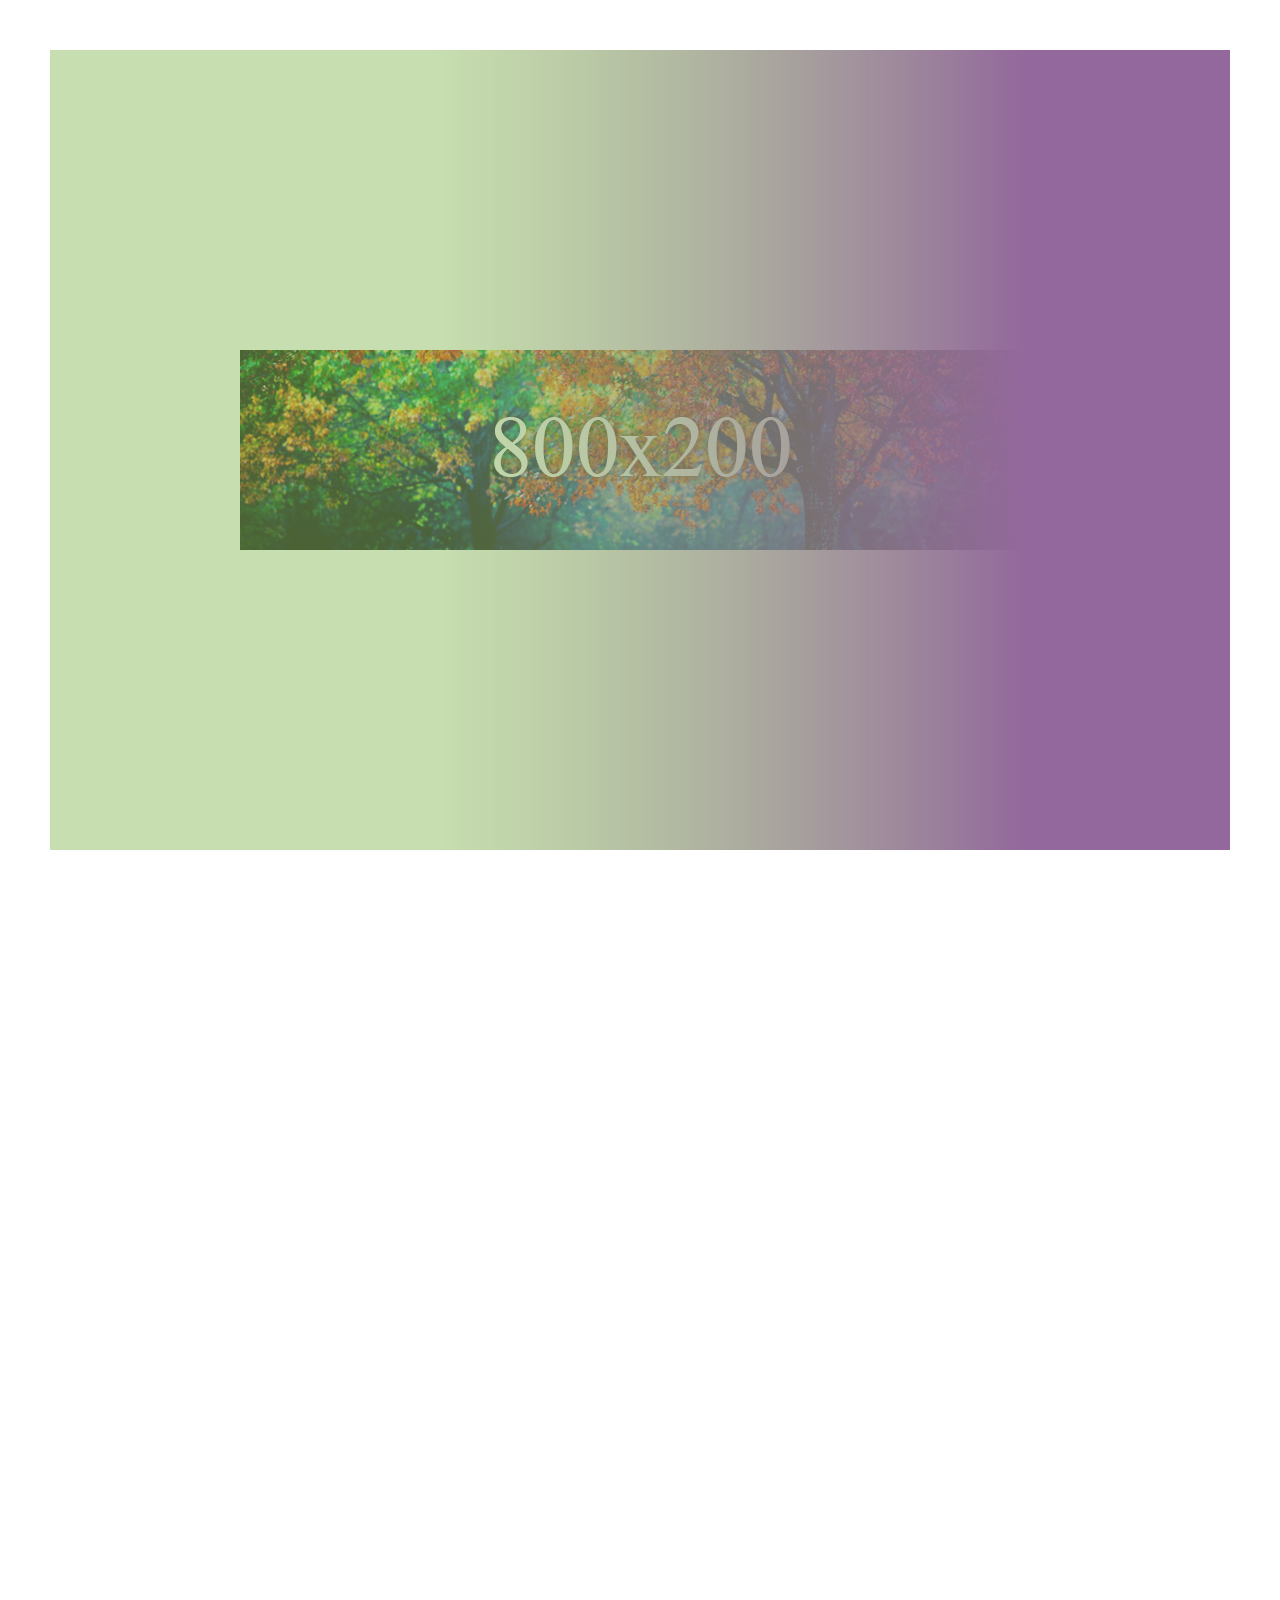
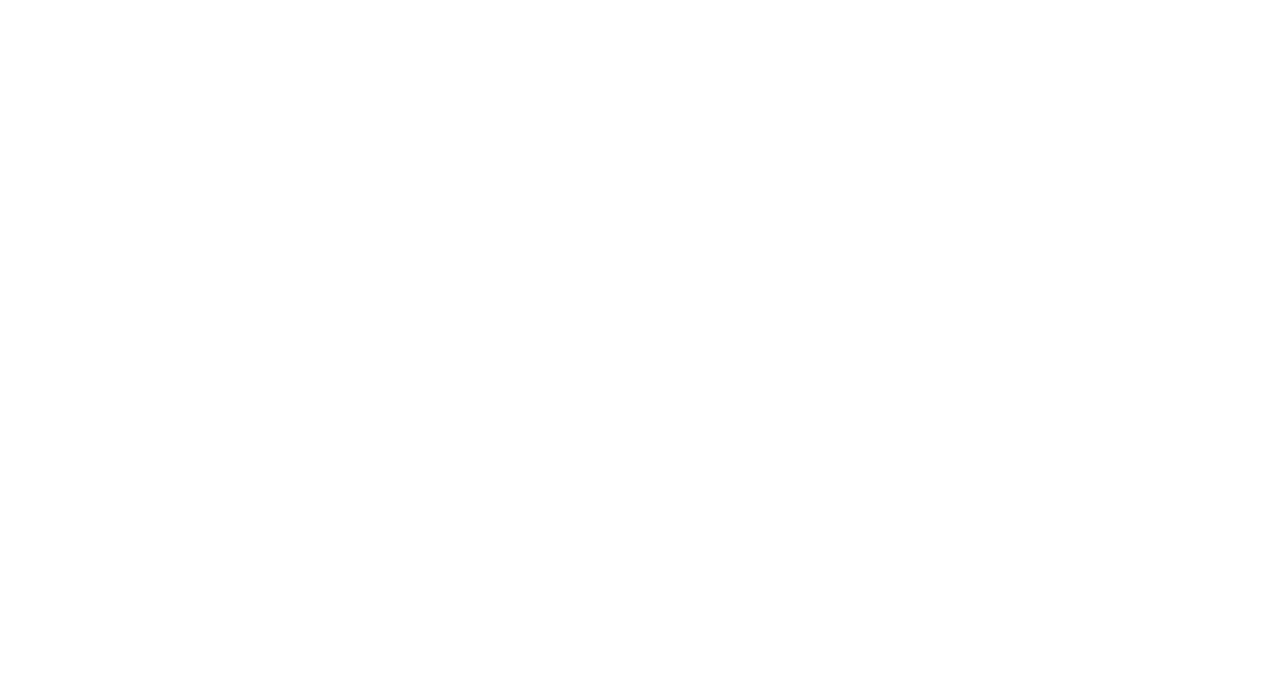
<file: project/granim.js-2.0.0/granim.js-2.0.0/test/manual-test.html>
<!DOCTYPE html>
<html lang="en">
<head>
	<meta charset="UTF-8">
	<title>Manual test - Granim</title>
	<style>
		body {
			height: 250vh;
			margin: 0;
		}
		#granim-canvas {
			display: block;
			width: calc(100% - 100px);
			min-width: 200px;
			height: calc(100vh - 100px);
			min-height: 100px;
			margin: 50px;
		}
	</style>
</head>
<body>
	<canvas id="granim-canvas"></canvas>
	<script src="../dist/granim.js"></script>
	<script>
		var granimInstance = new Granim({
			element: '#granim-canvas',
			direction: 'left-right',
			customDirection: {
				x0: '50px',
				y0: '00',
				x1: '0',
				y1: '0'
			},
			isPausedWhenNotInView: true,
			scrollDebounceThreshold: 300,
			image: {
				source: 'img/800x200.jpg',
				position: ['center', 'center'],
				stretchMode: ['none', 'stretch-if-bigger'],
				// blendingMode: 'multiply'
			},
			states : {
				"default-state": {
					gradients: [
						[
							{ color: 'rgba(255, 153, 102, .33)', pos: .5 },
							{ color: '#ff5e62', pos: 1 }
						], [
							{ color: 'hsla(144, 100%, 47%, .75)', pos: .1 },
							{ color: 'hsl(210, 96%, 46%)', pos: .6 }
						],
					],
					transitionSpeed: 1000
				},
				
				"default-state2": {
					gradients: [
						[{ color: '#7ffc25', pos: .5 }, { color: 'hsla(144, 100%, 47%, .75)', pos: .8 }],
						[{ color: '#AA076B', pos: .1 }, { color: '#7ffc25', pos: .3 }]
					],
					transitionSpeed: 1000
				}
			}
		});

		setTimeout(function() {
			granimInstance.changeState('default-state2');
			console.log('State Changed');
			
		}, 2000);
	</script>
</body>
</html>
</file>
<file: project/granim.js-2.0.0/granim.js-2.0.0/docs/assets/css/style.css>
body{margin:0;font-family:Roboto,Helvetica,Arial,sans-serif;color:#252525}h1,h2,h3{color:#16a085}h1{font-size:2.875em;font-weight:400}h2{font-size:1.75em;margin-bottom:10px}h2 .version{font-size:12px}pre{border-radius:4px}.clearfix:after{visibility:hidden;display:block;font-size:0;content:" ";clear:both;height:0}* html .clearfix{zoom:1}*:first-child+html .clearfix{zoom:1}.snippet{display:inline-block;background-color:#eee;padding:2px 5px;margin-bottom:1px;border-radius:2px;color:#444;font-size:15px;font-weight:bold}.version{display:inline-block;padding:2px 5px;border-radius:2px;font-weight:bold;font-size:10px;vertical-align:super;background-color:#eee;color:#444}.link{color:#3498db;font-weight:bold;text-decoration:none}.container{width:1200px;max-width:100%;padding:0 15px;margin:0 auto;box-sizing:border-box}.bloc{margin-bottom:75px}@media screen and (max-width: 767px){.bloc{margin-bottom:50px}}.bloc p{color:#444;line-height:1.3}.tab-titles{list-style:none;padding:0;margin:0 0 -2px}.tab-titles li{display:inline-block}.tab-titles li.active{background-color:#f5f2f0;border-radius:4px 4px 0 0}.tab-titles li.active a{font-weight:bold}.tab-titles li a{display:inline-block;padding:10px 20px 12px;text-decoration:none;color:#333}.tab-content{background-color:#f5f2f0;border-radius:4px}.tab-content .tab{padding:15px;display:none}.tab-content .tab.active{display:block}@media screen and (max-width: 767px){pre{font-size:75%}}.cta-social{position:relative;font-size:14px;display:inline-block;color:#fff;padding:5px 10px 5px 30px;text-decoration:none;margin-right:15px}.cta-social:last-child{margin-right:0}.cta-social.cta-facebook{background-color:#3b5998;transition:background .3s}@media screen and (min-width: 768px){.cta-social.cta-facebook:hover{background-color:#4264aa}}.cta-social.cta-facebook svg{position:absolute;left:7px}.cta-social.cta-facebook svg path{fill:#fff}.cta-social.cta-twitter{background-color:#1dcaff;transition:background .3s}@media screen and (min-width: 768px){.cta-social.cta-twitter:hover{background-color:#37d0ff}}.cta-social.cta-twitter svg{position:absolute;left:7px}.cta-social.cta-twitter svg path{fill:#fff}a.github{display:inline-block;width:25px;height:25px;margin:11px 5px 0 0}@media screen and (max-width: 767px){a.github{margin:0;padding:9px 0;height:inherit}}a.github svg{height:25px}a.github svg:hover path{fill:#1abc9c}a.github svg path{fill:#888;transition:fill .3s}.main-header{position:fixed;width:100%;height:49px;border-bottom:solid 1px #e5e5e5;top:0;background-color:#eee;z-index:10}.main-header .bloc-logo{visibility:hidden}.main-header .main-nav{height:49px;float:right}@media screen and (max-width: 767px){.main-header .main-nav.open nav{display:block;position:absolute;left:0;right:0;background-color:#f5f5f5;top:50px;box-shadow:0 5px 5px rgba(0,0,0,0.15)}}.main-header .main-nav nav{text-align:right}@media screen and (max-width: 767px){.main-header .main-nav nav{display:none}}.main-header .main-nav nav ul{padding:0;margin:0;list-style-type:none}.main-header .main-nav nav ul li{display:block;float:right;margin-right:10px}.main-header .main-nav nav ul li:first-child{margin-right:0}@media screen and (max-width: 767px){.main-header .main-nav nav ul li{float:none;text-align:center}}.main-header .main-nav nav a{display:inline-block;margin-left:10px;font-size:14px;color:#666;font-weight:bold;text-decoration:none;transition-property:color, border;transition-duration:.3s}.main-header .main-nav nav a:first-child{margin-left:0}.main-header .main-nav nav a.text-link:hover{color:#1abc9c}@media screen and (min-width: 768px){.main-header .main-nav nav a.text-link:hover{border-color:#1abc9c}}.main-header .main-nav nav a.text-link{padding:15px 5px}@media screen and (min-width: 768px){.main-header .main-nav nav a.text-link{border-bottom:solid 2px #eee}}.main-header .main-nav nav a.text-link.active,.main-header .main-nav nav a.text-link.active:hover{color:#16a085}@media screen and (min-width: 768px){.main-header .main-nav nav a.text-link.active,.main-header .main-nav nav a.text-link.active:hover{border-color:#16a085}}.main-header .main-nav .hamburger-icon{position:relative;width:35px;height:27px;margin-top:10px;-webkit-transform:rotate(0deg);-moz-transform:rotate(0deg);-o-transform:rotate(0deg);transform:rotate(0deg);-webkit-transition:.5s ease-in-out;-moz-transition:.5s ease-in-out;-o-transition:.5s ease-in-out;transition:.5s ease-in-out;cursor:pointer;opacity:.75}@media screen and (min-width: 768px){.main-header .main-nav .hamburger-icon{display:none}}.main-header .main-nav .hamburger-icon.open span:nth-child(1),.main-header .main-nav .hamburger-icon.open span:nth-child(6){-webkit-transform:rotate(45deg);-moz-transform:rotate(45deg);-o-transform:rotate(45deg);transform:rotate(45deg)}.main-header .main-nav .hamburger-icon.open span:nth-child(2),.main-header .main-nav .hamburger-icon.open span:nth-child(5){-webkit-transform:rotate(-45deg);-moz-transform:rotate(-45deg);-o-transform:rotate(-45deg);transform:rotate(-45deg)}.main-header .main-nav .hamburger-icon.open span:nth-child(1){left:5px;top:7px}.main-header .main-nav .hamburger-icon.open span:nth-child(2){left:calc(50% - 3px);top:7px}.main-header .main-nav .hamburger-icon.open span:nth-child(3){left:-50%;opacity:0}.main-header .main-nav .hamburger-icon.open span:nth-child(4){left:100%;opacity:0}.main-header .main-nav .hamburger-icon.open span:nth-child(5){left:5px;top:17px}.main-header .main-nav .hamburger-icon.open span:nth-child(6){left:calc(50% - 3px);top:17px}.main-header .main-nav .hamburger-icon span{display:block;position:absolute;height:5px;width:50%;background:#16a085;opacity:1;-webkit-transform:rotate(0deg);-moz-transform:rotate(0deg);-o-transform:rotate(0deg);transform:rotate(0deg);-webkit-transition:.25s ease-in-out;-moz-transition:.25s ease-in-out;-o-transition:.25s ease-in-out;transition:.25s ease-in-out}.main-header .main-nav .hamburger-icon span:nth-child(even){left:50%;border-radius:0 9px 9px 0}.main-header .main-nav .hamburger-icon span:nth-child(odd){left:0;border-radius:9px 0 0 9px}.main-header .main-nav .hamburger-icon span:nth-child(1),.main-header .main-nav .hamburger-icon span:nth-child(2){top:0}.main-header .main-nav .hamburger-icon span:nth-child(3),.main-header .main-nav .hamburger-icon span:nth-child(4){top:11px}.main-header .main-nav .hamburger-icon span:nth-child(5),.main-header .main-nav .hamburger-icon span:nth-child(6){top:22px}.bloc-logo{position:relative;width:130px;height:49px;float:left}.bloc-logo canvas,.bloc-logo .logo-mask{display:block;width:130px;height:49px}.bloc-logo .logo-mask{position:absolute;height:50px;margin:-1px 0 0;top:0;left:0;background-size:130px;background-image:url("../img/logo-mask.png");text-indent:-9999px}@media (-webkit-min-device-pixel-ratio: 1.5), (min-resolution: 144dpi){.bloc-logo .logo-mask{background-image:url("../img/logo-mask@2x.png")}}@media screen and (max-width: 767px){.footer{margin-top:-15px}}.footer p{width:50%;float:left;font-size:14px;line-height:1.4}@media screen and (max-width: 767px){.footer p{font-size:12px}}.footer p a{color:#3498db;text-decoration:none}.footer p a:hover{color:#75b9e7}.footer .bloc-social{width:50%;margin-top:19px;float:left;text-align:right}@media screen and (max-width: 767px){.footer p,.footer .bloc-social{float:none;text-align:center}.footer p{width:100%}.footer .bloc-social{width:290px;margin-left:auto;margin-right:auto}.footer .bloc-social .cta-facebook{margin:0 0 15px}}body.home{position:absolute;top:0;right:0;bottom:0;left:0;overflow:hidden}body.home.background-gradient-light .content-wrapper{color:#111;fill:#111}body.home.background-gradient-dark .content-wrapper{color:#eee;fill:#eee}body.home #canvas-wrapper{position:absolute;width:100%;height:100%;top:0;right:0;bottom:0;left:0}body.home #canvas-wrapper #granim-canvas{position:absolute;width:100%;height:100%;z-index:-1;background-size:cover;background-position:0 85%}body.home #canvas-wrapper .content-wrapper{text-align:center;transition-property:color, fill;transition-duration:1.5s;visibility:hidden;font-size:16px}@media screen and (max-width: 767px){body.home #canvas-wrapper .content-wrapper{font-size:13px}}body.home #canvas-wrapper .content-wrapper .title{margin:0;overflow:hidden}body.home #canvas-wrapper .content-wrapper .title svg{display:block;width:768px;max-width:90%;margin:0 auto}@media screen and (max-width: 991px){body.home #canvas-wrapper .content-wrapper .title svg{width:500px}}body.home #canvas-wrapper .content-wrapper .title span.name{text-indent:9999px;display:block;height:0}body.home #canvas-wrapper .content-wrapper .description{margin:20px 0 25px;line-height:1.5}body.home #canvas-wrapper .content-wrapper .description .app-size{font-size:90%}body.home #canvas-wrapper .content-wrapper nav a{display:inline-block;padding:5px 10px;margin-right:15px;border:solid 1px;color:inherit;text-transform:uppercase;text-decoration:none;box-shadow:0 0 0;transition:box-shadow 1s}body.home #canvas-wrapper .content-wrapper nav a:last-child{margin-right:0}body.home #canvas-wrapper .content-wrapper nav a:hover{box-shadow:0 0 5px}body.home.background-gradient-light #social-wrapper .github path{fill:#111}body.home.background-gradient-dark #social-wrapper .github path{fill:#fff}body.home #social-wrapper{position:fixed;text-align:right;top:15px;right:15px}body.home #social-wrapper .github{padding:0;margin:0 15px 0 0;vertical-align:middle}body.home #social-wrapper .github path{fill:#111}@media screen and (max-width: 767px){body.home #social-wrapper .github{width:30px;margin:0}body.home #social-wrapper .cta-social{display:none}}body.home #social-wrapper path{transition:fill 1.5s}body.home.background-gradient-light #home-footer{color:#111}body.home.background-gradient-dark #home-footer{color:#fff}body.home #home-footer{position:absolute;box-sizing:border-box;width:100%;padding:10px;bottom:0;left:0;line-height:18px;font-size:12px;text-align:right;transition:color 1.5s}body.home #home-footer strong{font-size:14px}body.home #home-footer a{display:inline-block;color:inherit}@media screen and (max-width: 767px){body.home #home-footer{font-size:10px;line-height:16px}body.home #home-footer strong{font-size:12px}}body.examples{padding-top:50px}.sandbox{position:relative;height:300px;border:solid 2px #eee;border-radius:4px;background-color:#eee}.sandbox canvas{position:absolute;display:block;width:100%;height:100%;top:0;right:0;bottom:0;left:0;border-radius:4px}.sandbox-footer{position:relative;display:flex;align-items:baseline;padding:10px 20px;background-color:#f5f2f0;margin-top:-4px;border-radius:0 0 4px 4px;z-index:1}.sandbox-footer .option{font-size:14px;font-weight:bold;margin-right:15px}.sandbox-footer .option:last-child{margin-right:0}.sandbox-footer .option input[type=checkbox]{position:relative;top:2px}.sandbox-footer .option select{margin-left:5px}.code-wrapper{margin-top:30px}#canvas-image{background-image:url("../img/bg-forest.jpg");background-position-x:50%}.canvas-image-wrapper{height:100px;background-color:#eee;text-align:center}.canvas-image-wrapper .bloc-logo{display:inline-block;margin-top:25px;float:none}.canvas-interactive-wrapper{text-align:center}.canvas-interactive-wrapper .cta-wrapper{margin-top:136px}.canvas-interactive-wrapper .cta-wrapper span{position:relative;display:inline-block;margin-right:50px;z-index:1}.canvas-interactive-wrapper .cta-wrapper span:last-child{margin-right:0}.canvas-interactive-wrapper .cta-wrapper span a{display:inline-block;padding:3px 7px;border:solid 1px transparent;text-decoration:none;font-size:17px;color:#222;transition:border .3s}.canvas-interactive-wrapper .cta-wrapper span a.active{border-color:#222}@media screen and (min-width: 769px){.canvas-interactive-wrapper .cta-wrapper span a:hover{border-color:rgba(0,0,0,0.25)}.canvas-interactive-wrapper .cta-wrapper span a.active:hover{border-color:#222}}@media screen and (max-width: 767px){.canvas-interactive-wrapper .cta-wrapper{margin-top:91px}.canvas-interactive-wrapper .cta-wrapper span{display:block;margin:0 0 20px}.canvas-interactive-wrapper .cta-wrapper span:last-child{margin-bottom:0}.canvas-interactive-wrapper .cta-wrapper span a{font-size:15px}}body.api{padding-top:50px}.api-versions-list li{font-size:1.75em;margin-bottom:15px}.api-versions-list li a{color:#444}.api-versions-list li a:hover{color:#16a085}.title-bloc{display:flex;justify-content:space-between;align-items:center}.title-bloc .api-version{font-size:.5em;font-weight:bold}.title-bloc #version-select{padding:5px;border-color:#16a085;font-size:1em;font-family:Roboto,Helvetica,Arial,sans-serif}table.api-list{width:100%;text-align:left;border-spacing:0}@media screen and (min-width: 768px){table.api-list{margin-top:30px}}table.api-list tr:last-child td{border-bottom:none}table.api-list th{text-align:left}table.api-list td{padding-top:15px;vertical-align:top;line-height:1.3}table.api-list td:nth-child(2){font-family:Consolas, Monaco, 'Andale Mono', 'Ubuntu Mono', monospace}@media screen and (min-width: 768px){table.api-list td{padding-bottom:15px;border-bottom:solid 1px #ddd}}table.api-list td:nth-child(1){color:#1abc9c;font-weight:bold}@media screen and (min-width: 768px){table.api-list td:nth-child(1){width:20%}table.api-list td:nth-child(2){width:15%}table.api-list td:nth-child(3){width:15%}table.api-list td:nth-child(4){width:50%}}table.api-list td .required{font-size:12px;font-weight:normal;color:#a9a9a9;vertical-align:middle}table.api-list ul{padding-left:30px;margin:7px 0}table.api-list ul li{margin-bottom:5px}table.api-list ul li:last-child{margin-bottom:0}@media screen and (max-width: 767px){table.api-list thead{display:none}table.api-list tr{display:block;padding-bottom:15px;border-bottom:solid 1px #ddd}table.api-list tr:last-child{border-bottom:none}table.api-list td{display:block}table.api-list td:before{font-weight:bold}table.api-list td:nth-child(2):before{content:"Default: "}table.api-list td:nth-child(3):before{content:"Type: "}table.api-list td:nth-child(4):before{content:"Description: "}}
</file>
<file: project/css/impressum.css>
@font-face {
    font-family: Jersey25;
    src: url(../Font/Jersey_25,Playfair_Display/Jersey_25/Jersey25-Regular.ttf);
}
@font-face {
    font-family: InriaSans;
    src: url(../Font/Inria_Sans,Jersey_25,Playfair_Display/Inria_Sans/InriaSans-Regular.ttf);

}
:root{
  --primary-color1: rgb(0, 255, 204);
  --primary-color2: rgb(122, 255, 56);

}
body{
    background-image: url(../Images/sunset.jpg);
    background-size: cover;
    
}
h1{
    font-family: Jersey25;
    text-align: center;
    font-size: 350%;
}
p{
    font-family: InriaSans;
    color:rgb(182, 182, 182);
}
h3,h2{
    font-family: Jersey25;
    color: white;
    
}
img{
    width: 10%;
   
    position: absolute;
    top: 0.3vh;
}
h1{
    animation: shimmer 5s infinite;
}
@keyframes shimmer {
    0% {
      text-shadow: 0 0 6px rgba(255, 255, 255, 0.5), 0 0 10px rgba(255, 255, 255, 0.5);
    }
  
    50% {
      text-shadow: 0 0 12px rgba(255, 255, 255, 0.8), 0 0 20px rgba(255, 255, 255, 0.8);
    }
  
    100% {
      text-shadow: 0 0 6px rgba(255, 255, 255, 0.5), 0 0 10px rgba(255, 255, 255, 0.5);
    }
  }
#impressum{
    margin-bottom: 3vh;
}
img:hover{
    transform: scale(1.1);
}
img{
    transition: all 0.5s;
}
</file>
<file: project/granim.js-2.0.0/granim.js-2.0.0/docs/assets/css/prism.css>
/* http://prismjs.com/download.html?themes=prism&languages=markup+css+clike+javascript */
/**
 * prism.js default theme for JavaScript, CSS and HTML
 * Based on dabblet (http://dabblet.com)
 * @author Lea Verou
 */

code[class*="language-"],
pre[class*="language-"] {
	color: black;
	background: none;
	text-shadow: 0 1px white;
	font-family: Consolas, Monaco, 'Andale Mono', 'Ubuntu Mono', monospace;
	text-align: left;
	white-space: pre;
	word-spacing: normal;
	word-break: normal;
	word-wrap: normal;
	line-height: 1.5;

	-moz-tab-size: 4;
	-o-tab-size: 4;
	tab-size: 4;

	-webkit-hyphens: none;
	-moz-hyphens: none;
	-ms-hyphens: none;
	hyphens: none;
}

pre[class*="language-"]::-moz-selection, pre[class*="language-"] ::-moz-selection,
code[class*="language-"]::-moz-selection, code[class*="language-"] ::-moz-selection {
	text-shadow: none;
	background: #b3d4fc;
}

pre[class*="language-"]::selection, pre[class*="language-"] ::selection,
code[class*="language-"]::selection, code[class*="language-"] ::selection {
	text-shadow: none;
	background: #b3d4fc;
}

@media print {
	code[class*="language-"],
	pre[class*="language-"] {
		text-shadow: none;
	}
}

/* Code blocks */
pre[class*="language-"] {
	padding: 1em;
	margin: .5em 0;
	overflow: auto;
}

:not(pre) > code[class*="language-"],
pre[class*="language-"] {
	background: #f5f2f0;
}

/* Inline code */
:not(pre) > code[class*="language-"] {
	padding: .1em;
	border-radius: .3em;
	white-space: normal;
}

.token.comment,
.token.prolog,
.token.doctype,
.token.cdata {
	color: slategray;
}

.token.punctuation {
	color: #999;
}

.namespace {
	opacity: .7;
}

.token.property,
.token.tag,
.token.boolean,
.token.number,
.token.constant,
.token.symbol,
.token.deleted {
	color: #905;
}

.token.selector,
.token.attr-name,
.token.string,
.token.char,
.token.builtin,
.token.inserted {
	color: #690;
}

.token.operator,
.token.entity,
.token.url,
.language-css .token.string,
.style .token.string {
	color: #a67f59;
	background: hsla(0, 0%, 100%, .5);
}

.token.atrule,
.token.attr-value,
.token.keyword {
	color: #07a;
}

.token.function {
	color: #DD4A68;
}

.token.regex,
.token.important,
.token.variable {
	color: #e90;
}

.token.important,
.token.bold {
	font-weight: bold;
}
.token.italic {
	font-style: italic;
}

.token.entity {
	cursor: help;
}
</file>
